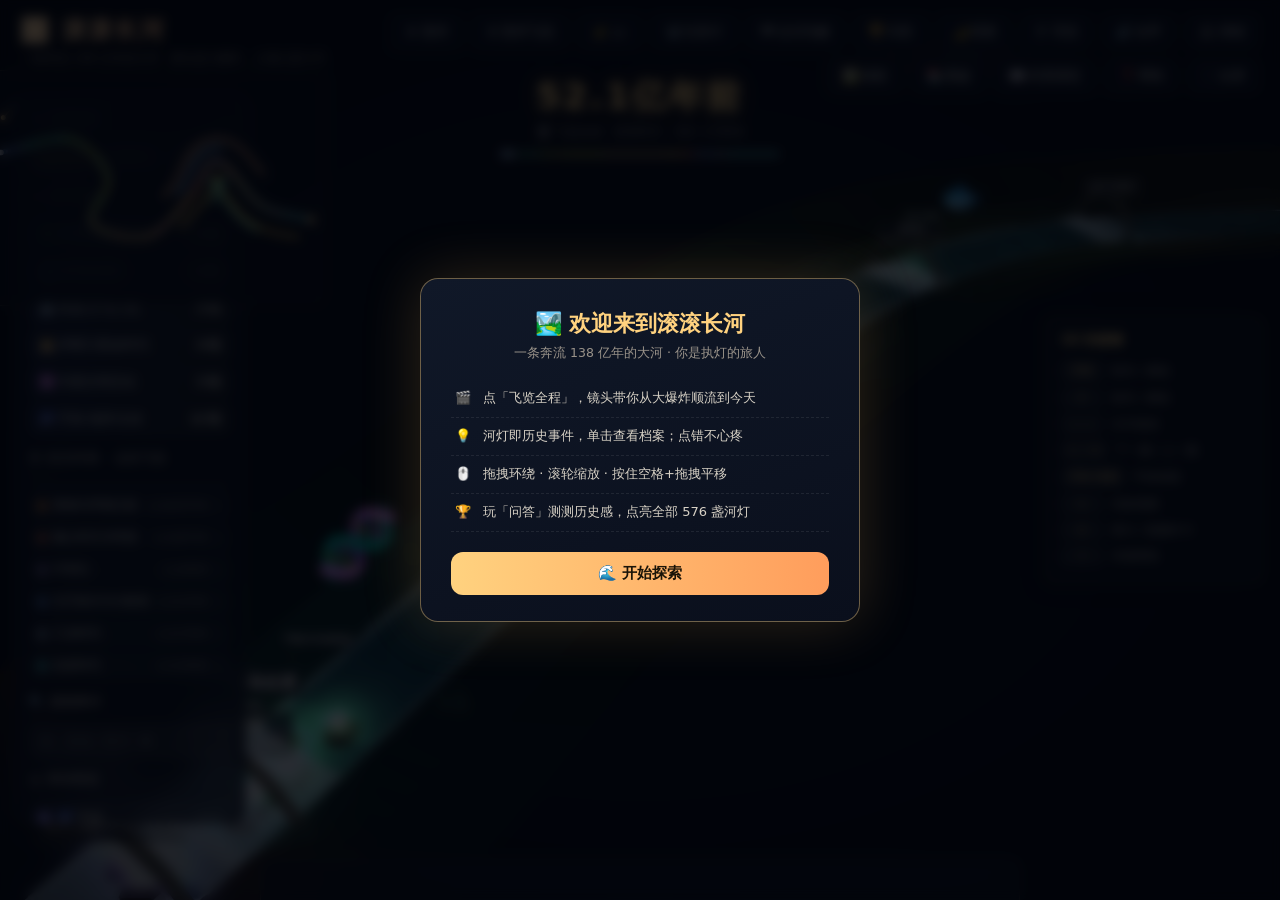
<file: index.html>
<!DOCTYPE html>
<html lang="zh-CN">
<head>
  <meta charset="UTF-8">
  <meta name="viewport" content="width=device-width, initial-scale=1.0">
  <title>滚滚长河 · 138亿年奔流史</title>
  <meta name="description" content="把宇宙138亿年铺成一条奔流的大河：源头是大爆炸，入海口是今天。河水按纪元染色，纪元交界跌水瀑布，历史事件是漂浮的河灯。航拍画卷视角，飞览全程。">
  <link rel="manifest" href="manifest.json">
  <meta property="og:type" content="website">
  <meta property="og:title" content="🏞️ 滚滚长河 · 138亿年奔流史">
  <meta property="og:description" content="把宇宙138亿年铺成一条奔流的大河：源头是大爆炸，入海口是今天。590+ 盏河灯等待你的探索。">
  <meta property="og:url" content="https://leon1734.github.io/time-rings/">
  <meta property="og:image" content="https://leon1734.github.io/time-rings/icons/icon-512.png">
  <meta name="twitter:card" content="summary">
  <meta name="theme-color" content="#04060c">
  <link rel="apple-touch-icon" href="icons/icon-192.png">
  <link rel="stylesheet" href="css/style.css?v=river47">
  <link rel="icon" href="data:image/svg+xml,<svg xmlns='http://www.w3.org/2000/svg' viewBox='0 0 100 100'><text y='80' font-size='80'>🏞️</text></svg>">
  <script type="application/ld+json">
  {
    "@context": "https://schema.org",
    "@type": "WebApplication",
    "name": "滚滚长河",
    "alternateName": "Time River",
    "description": "把宇宙138亿年铺成一条奔流的大河：源头是大爆炸，入海口是今天。664个历史事件的交互式三维科普演示。",
    "url": "https://leon1734.github.io/time-rings/",
    "applicationCategory": "EducationalApplication",
    "operatingSystem": "Any",
    "offers": { "@type": "Offer", "price": "0" },
    "inLanguage": "zh-CN",
    "author": { "@type": "Person", "name": "Leon1734" }
  }
  </script>
</head>
<body>
  <div id="loading-screen" style="position:fixed;inset:0;z-index:500;background:#02040a;display:flex;align-items:center;justify-content:center;flex-direction:column;gap:8px;overflow:hidden;">
    <canvas id="intro-canvas" width="2" height="2" style="position:absolute;inset:0;width:100%;height:100%;"></canvas>
    <div id="intro-counter" style="position:relative;color:#ffd27f;font-size:64px;font-weight:700;font-variant-numeric:tabular-nums;letter-spacing:2px;text-shadow:0 0 40px rgba(255,180,80,0.5);opacity:0;transition:opacity 1s;">0</div>
    <div id="intro-unit" style="position:relative;color:#8b93a4;font-size:18px;letter-spacing:4px;opacity:0;transition:opacity .8s;">年</div>
    <div id="intro-brand" style="position:relative;margin-top:24px;color:#e8e2d4;font-size:28px;font-weight:300;letter-spacing:12px;opacity:0;transition:opacity 1.2s;transform:translateY(8px);">滚 滚 长 河</div>
    <div id="intro-sub" style="position:relative;color:#5b6474;font-size:13px;letter-spacing:2px;opacity:0;transition:opacity 1s .3s;">从大爆炸到今天 · 138 亿年的奔流</div>
    <div id="intro-skip" style="position:absolute;bottom:30px;right:30px;color:#5b6474;font-size:12px;cursor:pointer;padding:8px 16px;border:1px solid rgba(255,255,255,0.1);border-radius:20px;transition:all .2s;" onclick="window.__skipIntro&&window.__skipIntro()">跳过 →</div>
  </div>
  <style>@keyframes loadFloat{50%{transform:translateY(-10px)}}</style>
  <div id="scene-container" role="application" aria-label="时间星河三维场景：拖拽旋转，滚轮缩放，单击河灯查看详情"></div>
  <div id="vignette"></div>

  <!-- 顶部栏 -->
  <header id="topbar">
    <div id="brand">
      <h1>🏞️ 滚滚长河</h1>
      <p>一条奔流 138 亿年的大河 · 源头是大爆炸，入海口是今天</p>
    </div>
    <nav id="top-actions">
      <button id="btn-pause" aria-label="暂停或继续时间流动" title="时间凝固：水流、波浪、河灯与飞览全部暂停（空格）">⏸ 暂停</button>
      <button id="btn-fly" aria-label="开始或继续飞览全程" title="航拍镜头从源头飞到入海口；飞览中再点=暂停飞览">🎬 飞览全程</button>
      <button id="btn-speed" aria-label="切换飞览速度" title="飞览速度：慢 / 标准 / 快">⚡ 1×</button>
      <button id="btn-doc" aria-label="开启纪录片模式" title="纪录片模式：自动飞览 + 纪元字幕 + 语音解说">📽️ 纪录片</button>
      <button id="btn-overview" aria-label="切换全河鸟瞰视角" title="升到高空看整条大河的蜿蜒全貌">🗺 全河鸟瞰</button>
      <button id="btn-quiz" aria-label="开启寻宝问答" title="寻宝问答：按线索找到目标河灯，连对计分">🏆 问答</button>
      <button id="btn-day" aria-label="切换白天或星夜模式" title="切换白天 / 星夜两种渲染氛围">🌙 星夜</button>
      <button id="btn-voice" aria-label="开启或关闭语音导览" title="语音导览：飞览时播报纪元，单击河灯播报事件">🎙 导览</button>
      <button id="btn-sound" aria-label="开启或关闭环境水声" title="环境流水声（合成，可关闭）">🔊 水声</button>
      <button id="btn-rec" aria-label="开始或停止录制视频" title="录制飞览全程为 webm 视频，到达入海口后自动下载">🎥 录制</button>
      <button id="btn-shot" aria-label="保存当前画面为图片" title="把当前画面存为 PNG 图片">🖼️ 画面</button>
      <button id="btn-atlas" aria-label="打开长河图鉴" data-modal="modal-atlas" title="浏览全部事件（按时代分卷）">📚 图鉴</button>
      <button data-modal="modal-science" title="长河隐喻 / 深时 / 宇宙日历">📖 科普课堂</button>
      <button data-modal="modal-help" title="操作说明">❓ 帮助</button>
      <button id="btn-fs" aria-label="全屏显示" title="全屏显示 / 退出全屏">⛶ 全屏</button>
    </nav>
  </header>

  <!-- 录制指示灯 -->
  <div id="rec-chip" class="hidden"><i></i>REC</div>

  <!-- 问答卡片 -->
  <div id="quiz-card" role="dialog" aria-label="寻宝问答" class="hidden">
    <div id="quiz-scope">
      <button data-scope="all" class="on">🌏 全部</button>
      <button data-scope="cn">🐉 中国</button>
      <button data-scope="grc">🏛️ 希腊·罗马</button>
      <button data-scope="isl">🕌 伊斯兰</button>
      <button data-scope="ind">🕉️ 印度</button>
      <button data-scope="world">🗺️ 世界</button>
    </div>
    <div id="quiz-stats">✅ 连对 0 · 已答 0 题</div>
    <div id="quiz-remain">⏳ 25s</div>
    <div id="quiz-q">🔎 请找到……</div>
    <div id="quiz-hints"></div>
    <div id="quiz-feedback"></div>
    <div id="quiz-actions">
      <button id="btn-quiz-hint" aria-label="提示：飞往该河段">💡 提示</button>
      <button id="btn-quiz-wrong" aria-label="重练答错的题" title="重练答错的题">❗ 错题重练</button>
      <button id="btn-quiz-skip" aria-label="跳过这一题">⏭ 跳过</button>
      <button id="btn-quiz-exam" aria-label="期末挑战：20 题固定卷" title="🎓 期末挑战：抽 20 题限时闭卷，按正确率评 S/A/B/C/D">🎓 期末挑战</button>
    </div>
    <div id="exam-result" class="hidden">
      <div id="exam-grade">🏆 S</div>
      <div id="exam-score">答对 20 / 20（100%）</div>
      <div id="exam-verdict">满分！长河在你脚下</div>
      <div id="exam-wrongs"></div>
      <div id="exam-actions">
        <button id="btn-exam-again" aria-label="再考一次">🔄 再考一次</button>
        <button id="btn-exam-share" aria-label="分享成绩卡片" title="生成成绩分享卡片">🏆 分享成绩</button>
        <button id="btn-exam-free" aria-label="回到自由练习">🎯 自由练习</button>
        <button id="btn-exam-exit" aria-label="结束问答">✕ 结束</button>
      </div>
    </div>
  </div>

  <!-- 首次引导 -->
  <div id="onboard" class="hidden">
    <div class="onboard-card">
      <h2>🏞️ 欢迎来到滚滚长河</h2>
      <p class="onboard-sub">一条奔流 138 亿年的大河 · 你是执灯的旅人</p>
      <ul>
        <li><b>🎬</b> 点「飞览全程」，镜头带你从大爆炸顺流到今天</li>
        <li><b>💡</b> 河灯即历史事件，单击查看档案；点错不心疼</li>
        <li><b>🖱️</b> 拖拽环绕 · 滚轮缩放 · 按住空格+拖拽平移</li>
        <li><b>🏆</b> 玩「问答」测测历史感，点亮全部 576 盏河灯</li>
      </ul>
      <button id="btn-onboard-go" aria-label="开始探索滚滚长河">🌊 开始探索</button>
    </div>
  </div>

  <!-- 年份 HUD -->
  <div id="hud">
    <div id="hud-year" role="timer" aria-live="polite">138亿年前</div>
    <div id="hud-sub" aria-live="polite">🎬 准备从源头起飞……</div>
    <div id="hud-progress"><i></i></div>
    <div id="hud-preview" class="hidden"></div>
  </div>

  <!-- 移动端面板开关 -->
  <button id="panel-toggle" aria-label="展开或收起控制面板" title="展开 / 收起控制面板">⚙️</button>

  <!-- 左侧控制面板 -->
  <aside id="side-panel">
    <h3>⏱ 河道刻度</h3>
    <div id="mode-seg">
      <button data-mode="deep" class="on" title="138亿年，对数河道：每段数量级等长">深时全景</button>
      <button data-mode="civ" title="1.2万年，线性河道：看文明史">文明时代</button>
      <button data-mode="modern" title="650年，线性河道：看近现代">近现代</button>
    </div>

    <h3>🎓 教学路线</h3>
    <div id="tour-list"></div>
    <div id="tour-player" class="hidden">
      <div id="tour-title"></div>
      <div id="tour-stepnum"></div>
      <div id="tour-ctrl">
        <button id="btn-tour-prev" aria-label="教学路线上一站" title="上一站">◀</button>
        <button id="btn-tour-auto" aria-label="自动播放教学路线" title="自动播放：每站停留 9 秒">▶ 自动</button>
        <button id="btn-tour-next" aria-label="教学路线下一站" title="下一站">▶</button>
      </div>
      <button id="btn-tour-exit" aria-label="退出教学路线" title="退出路线">✕ 退出路线</button>
    </div>

    <h3>🗓 纪元年表 · 点击飞往</h3>
    <div id="era-nav"></div>

    <h3>🔍 搜索事件</h3>
    <div id="search-box">
      <input type="text" id="search-input" aria-label="搜索事件：输入关键词如恐龙、登月、秦" role="combobox" aria-expanded="false" placeholder="如：恐龙 / 登月 / 秦" autocomplete="off">
      <div id="search-drop" class="hidden"></div>
    </div>

    <h3>🗂 类别筛选</h3>
    <div id="legend"></div>
    <div id="ev-count">—</div>
    <div id="explored">🧭 已探索 0 个事件</div>
    <div id="streak-line" class="hidden">🔥 连续巡河 1 天</div>
    <canvas id="rings-canvas" width="204" height="54"></canvas>
    <button id="btn-report" aria-label="生成探索报告" title="生成可保存的探索报告图片">📊 探索报告</button>
    <button id="btn-achv" data-modal="modal-achv" aria-label="打开成就徽章墙" title="查看成就徽章墙：探索、问答、收藏、巡河、路线五大维度">🏅 成就徽章</button>
    <button id="btn-sharecard" aria-label="生成分享卡片" title="生成正方形分享卡片（适合朋友圈/微博）">📱 分享卡片</button>
    <div id="data-io" style="display:flex;gap:4px;margin-top:4px;">
      <button id="btn-export" aria-label="导出进度" title="导出全部进度为 JSON 文件">📤 导出进度</button>
      <button id="btn-import" aria-label="导入进度" title="导入之前导出的备份">📥 导入</button>
      <input type="file" id="import-file" accept=".json" style="display:none;">
    </div>
    <div id="fav-list"></div>
    <button id="today-lantern" class="hidden" title="点击直达这盏河灯">🌟 今日之灯</button>
    <button id="btn-birth" aria-label="打开时光机" title="输入出生年份，看看那年河上的世界">🎂 时光机 · 你出生那年</button>
    <button id="btn-random" aria-label="随机飞往一盏河灯" title="随机飞往一盏还没探索过的河灯">🎲 随机漫游</button>

    <h3>👁 显示</h3>
    <label class="toggle"><input type="checkbox" id="tg-labels" checked>纪元 / 河灯标签</label>
    <p class="hint">拖拽环绕 · 滚轮缩放 · 空格+拖拽平移<br>轻点空格 / P 暂停 · ←→ 沿河漫游<br>拖动进度条跳转 · 单击河灯看档案</p>
  </aside>

  <!-- 右侧信息面板 -->
  <aside id="detail-panel" role="complementary" aria-label="事件详情面板" class="hidden">
    <button id="btn-close-info" title="关闭">✕</button>
    <div id="panel-body"></div>
  </aside>

  <!-- 悬停提示 -->
  <div id="tooltip" class="hidden"></div>

  <!-- 纪录片字幕 -->
  <div id="doc-caption" class="hidden">
    <b id="doc-era"></b>
    <span id="doc-events"></span>
  </div>

  <!-- 底部小知识 -->
  <div id="ticker"><span id="tip-text"></span></div>

  <!-- 成就解锁提示 -->
  <div id="achv-toast" class="hidden">
    <b id="achv-emoji">🏆</b>
    <div><span id="achv-title">成就解锁</span><i id="achv-sub"></i></div>
  </div>

  <!-- 小地图 -->
  <canvas id="minimap" role="img" aria-label="小地图：显示整条长河布局，金点为当前位置，点击任意位置跳转" width="680" height="472" title="小地图：金点=镜头 · 白点=视线落点 · 点击任意处跳转"></canvas>

  <!-- 科普课堂 -->
  <div class="modal hidden" id="modal-science">
    <div class="modal-card">
      <button class="modal-close">✕</button>
      <h2>📖 科普课堂</h2>

      <h3 class="sec">🏞️ 历史长河：从大爆炸到今天</h3>
      <div id="science-river"></div>

      <h3 class="sec">🌌 深时与对数河道</h3>
      <div id="science-log"></div>

      <h3 class="sec">🌏 中外大事对照</h3>
      <table id="science-vs-table" class="cal"></table>
      <p class="src-note">同一时期的中华文明与世界大事对照，仅供速览。</p>

      <h3 class="sec">📜 时代金句</h3>
      <div id="science-quotes"></div>

      <h3 class="sec">❓ 常见疑问</h3>
      <div id="science-faq"></div>

      <h3 class="sec">🗓 宇宙日历（卡尔·萨根）</h3>
      <p id="science-cal-note"></p>
      <table id="science-cal-table" class="cal"></table>
      <p id="science-cal-foot" class="src-note"></p>

      <p class="src-note">年代数据取学界通行近似值；部分事件（如生命起源的确切时间、二里头与夏的对应关系）学界仍在研究，存在争议或区间，仅供科普参考。</p>
    </div>
  </div>

  <!-- 全图鉴 -->
  <div class="modal hidden" id="modal-atlas">
    <div class="modal-card atlas-card">
      <button class="modal-close">✕</button>
      <h2>📚 长河图鉴</h2>
      <div id="atlas-views">
        <button data-view="era" class="on">🕰 按时代</button>
        <button data-view="civ">🌍 按文明</button>
        <button id="btn-atlas-star" title="只显示已精选配图的事件">⭐ 精选</button>
      </div>
      <input type="text" id="atlas-search" placeholder="🔍 输入关键词过滤（如：唐 / 星 / 黑洞）" autocomplete="off">
      <p class="src-note">点击任意事件直达其河灯；展开时代卷轴浏览全部条目。</p>
      <div id="atlas-list"></div>
    </div>
  </div>

  <!-- 时光机 -->
  <div class="modal hidden" id="modal-birth">
    <div class="modal-card" style="width:min(420px,90vw); text-align:center;">
      <button class="modal-close">✕</button>
      <h2>🎂 时光机</h2>
      <p class="src-note" style="margin-bottom:14px;">输入你的出生年份，镜头将飞到那年的河段，替你点亮一枚白环——看看你出生时，世界正发生什么。</p>
      <input type="number" id="birth-year" min="1900" max="2026" placeholder="如 1990" style="width:130px; padding:10px; font-size:16px; text-align:center; background:rgba(255,255,255,0.06); color:var(--text); border:1px solid rgba(255,255,255,0.15); border-radius:10px; outline:none;">
      <div style="margin-top:16px;">
        <button id="btn-birth-go" aria-label="出发前往出生年份" style="padding:10px 26px; font-size:14px; font-weight:700; color:#1a1408; background:linear-gradient(90deg,#ffd27f,#ff9d5c); border:none; border-radius:10px; cursor:pointer;">🚀 出发</button>
      </div>
    </div>
  </div>

  <!-- 探索报告 -->
  <div class="modal hidden" id="modal-achv">
    <div class="modal-card" style="width:min(720px,94vw);">
      <button class="modal-close">✕</button>
      <h2>🏅 成就徽章墙</h2>
      <p id="achv-count" style="margin:4px 0 14px; color:#8b93a4; font-size:14px;">已解锁 0 / 0</p>
      <div id="achv-grid"></div>
    </div>
  </div>

  <div class="modal hidden" id="modal-report">
    <div class="modal-card" style="width:min(560px,92vw); text-align:center;">
      <button class="modal-close">✕</button>
      <h2>📊 探索报告</h2>
      <canvas id="report-canvas" width="1000" height="620" style="max-width:100%; border-radius:12px;"></canvas>
      <div style="margin-top:14px;">
        <button id="btn-report-save" aria-label="保存探索报告图片" style="padding:10px 24px; font-size:14px; font-weight:700; color:#1a1408; background:linear-gradient(90deg,#ffd27f,#ff9d5c); border:none; border-radius:10px; cursor:pointer;">⬇ 保存图片</button>
      </div>
    </div>
  </div>

  <!-- 快捷键速查卡（按 H 或 ? 弹出，3 秒后自动消失） -->
  <div id="hotkey-card" class="hidden">
    <b>⌨️ 快捷键</b>
    <div class="hotkey-row"><kbd>空格</kbd><span>暂停 / 继续</span></div>
    <div class="hotkey-row"><kbd>P</kbd><span>暂停 / 继续</span></div>
    <div class="hotkey-row"><kbd>← →</kbd><span>沿河漫游</span></div>
    <div class="hotkey-row"><kbd>J / K</kbd><span>下一盏 / 上一盏</span></div>
    <div class="hotkey-row"><kbd>空格+拖拽</kbd><span>平移画面</span></div>
    <div class="hotkey-row"><kbd>V</kbd><span>切换视图</span></div>
    <div class="hotkey-row"><kbd>H</kbd><span>显示 / 隐藏本卡</span></div>
    <div class="hotkey-row"><kbd>?</kbd><span>详细帮助</span></div>
  </div>

  <!-- 分享卡片 -->
  <div class="modal hidden" id="modal-sharecard">
    <div class="modal-card" style="width:min(520px,92vw); text-align:center; padding:16px;">
      <button class="modal-close">✕</button>
      <h2>📱 分享卡片</h2>
      <canvas id="share-canvas" width="1080" height="1080" style="max-width:100%; border-radius:12px;"></canvas>
      <div style="margin-top:12px;">
        <button id="btn-sharecard-save" aria-label="保存分享卡片" style="padding:10px 24px; font-size:14px; font-weight:700; color:#1a1408; background:linear-gradient(90deg,#ffd27f,#ff9d5c); border:none; border-radius:10px; cursor:pointer;">⬇ 保存卡片</button>
      </div>
    </div>
  </div>

  <!-- 帮助 -->
  <div class="modal hidden" id="modal-help">
    <div class="modal-card">
      <button class="modal-close">✕</button>
      <h2>❓ 使用帮助</h2>
      <div id="help-list"></div>
    </div>
  </div>

  <div id="error-banner" class="hidden"></div>
  <noscript>
    <div style="position:fixed;inset:0;background:#04060c;display:flex;align-items:center;justify-content:center;z-index:999;color:#e8e2d4;font-size:15px;text-align:center;padding:20px;">
      🏞️ 滚滚长河需要启用 JavaScript 才能运行。<br>请在浏览器设置中开启 JavaScript 后刷新页面。
    </div>
  </noscript>

  <script src="js/lib/three.min.js"></script>
  <script src="js/lib/OrbitControls.js"></script>
  <script src="js/data.js?v=river47"></script>
  <script src="js/textures.js?v=river47"></script>
  <script src="js/scene.js?v=river47"></script>
  <script src="js/app.js?v=river47"></script>
<script>if(window.TRScene&&window.TRScene.isReady()){document.getElementById("loading-screen").style.opacity=0;document.getElementById("loading-screen").style.transition="opacity .6s";setTimeout(function(){document.getElementById("loading-screen").style.display="none"},700)}</script>
<script>
window.addEventListener('load', function () {
  var ls = document.getElementById('loading-screen');
  if (ls) { ls.style.opacity = 0; ls.style.transition = 'opacity .6s'; setTimeout(function(){ls.style.display='none'},700); }
});
</script>
</body>
</html>
</file>
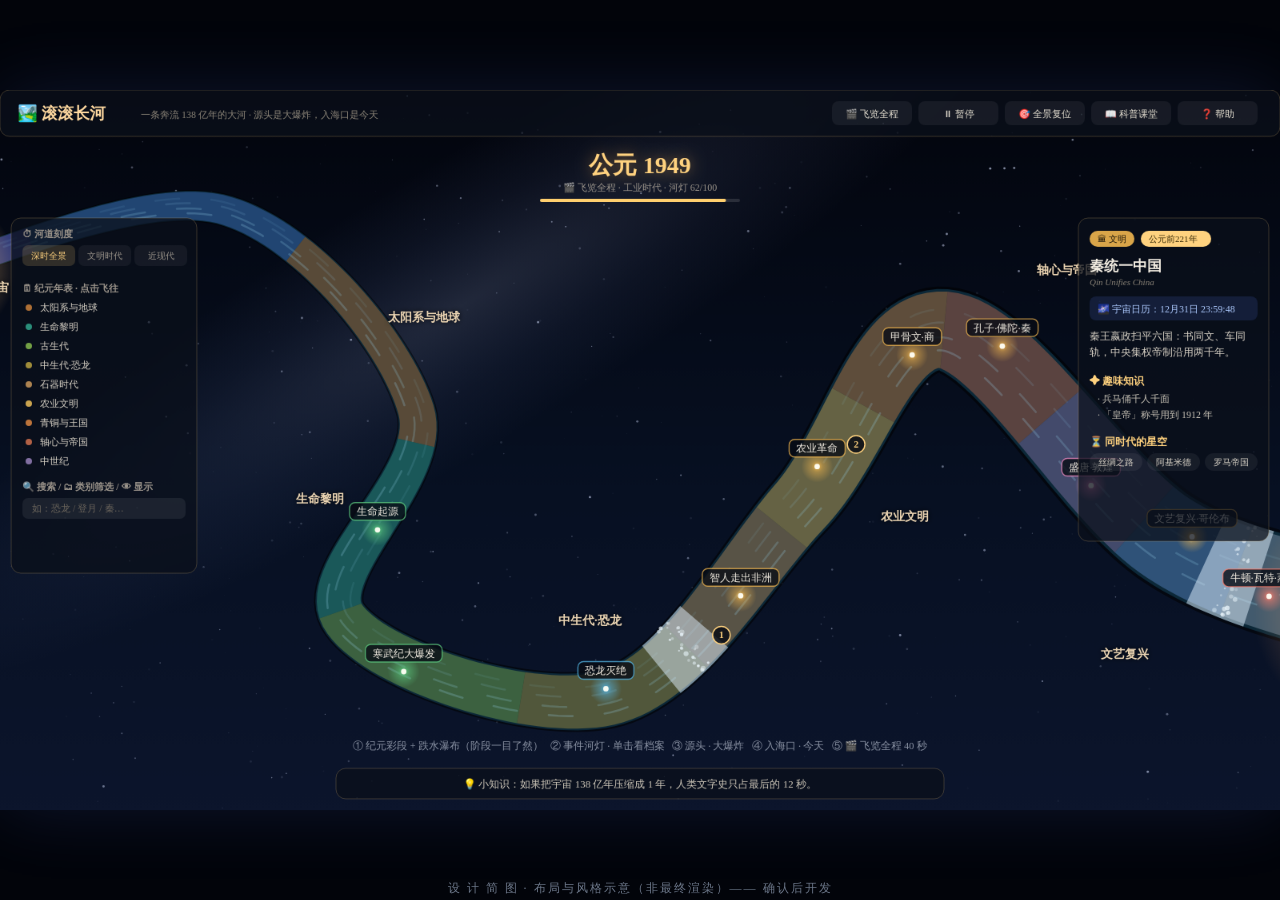
<file: docs/design-mockup.html>
<!DOCTYPE html>
<html lang="zh-CN">
<head>
<meta charset="UTF-8">
<title>设计简图 · 滚滚长河 v2</title>
<style>
  html,body{margin:0;height:100%;background:#02040a;overflow:hidden}
  #wrap{position:fixed;inset:0;display:flex;align-items:center;justify-content:center}
  canvas{max-width:100vw;max-height:100vh;box-shadow:0 0 70px rgba(90,130,255,.14)}
  #note{position:fixed;left:50%;bottom:6px;transform:translateX(-50%);color:#6b7688;font:12px/1 "Microsoft YaHei";letter-spacing:2px}
</style>
</head>
<body>
<div id="wrap"><canvas id="cv" width="1600" height="900"></canvas></div>
<div id="note">设 计 简 图 · 布局与风格示意（非最终渲染）—— 确认后开发</div>
<script>
'use strict';
(function(){
const cv = document.getElementById('cv');
const ctx = cv.getContext('2d');
const W = 1600, H = 900;

function mulberry32(seed){return function(){seed|=0;seed=seed+0x6D2B79F5|0;let t=Math.imul(seed^seed>>>15,1|seed);t=t+Math.imul(t^t>>>7,61|t)^t;return((t^t>>>14)>>>0)/4294967296;};}
function hexA(hex,a){const r=parseInt(hex.slice(1,3),16),g=parseInt(hex.slice(3,5),16),b=parseInt(hex.slice(5,7),16);return 'rgba('+r+','+g+','+b+','+a+')';}

/* ================= 河道中心线（蜿蜒向右，永不回头） ================= */
const P=[[-90,230],[280,150],[520,400],[430,660],[760,760],[1000,520],[1180,300],[1460,560],[1720,650]];
function catmull(t){
  const n=P.length-1, f=Math.min(0.9999,Math.max(0,t))*n, i=Math.floor(f), u=f-i, u2=u*u, u3=u2*u;
  const p0=P[Math.max(0,i-1)],p1=P[i],p2=P[Math.min(n,i+1)],p3=P[Math.min(n,i+2)];
  return [
    0.5*((2*p1[0])+(-p0[0]+p2[0])*u+(2*p0[0]-5*p1[0]+4*p2[0]-p3[0])*u2+(-p0[0]+3*p1[0]-3*p2[0]+p3[0])*u3),
    0.5*((2*p1[1])+(-p0[1]+p2[1])*u+(2*p0[1]-5*p1[1]+4*p2[1]-p3[1])*u2+(-p0[1]+3*p1[1]-3*p2[1]+p3[1])*u3)];
}
const S=260, CPT=[];
for(let i=0;i<=S;i++) CPT.push(catmull(i/S));
function normalAt(i){const a=CPT[Math.max(0,i-1)],b=CPT[Math.min(S,i+1)];let dx=b[0]-a[0],dy=b[1]-a[1];const l=Math.hypot(dx,dy)||1;return [-dy/l,dx/l];}
function widthAt(t){return 16+52*Math.pow(t,1.35);}
function pointOn(t){const i=Math.round(t*S),n=normalAt(i);return {x:CPT[i][0],y:CPT[i][1],nx:n[0],ny:n[1],tx:-n[1],ty:n[0],w:widthAt(t)};}

function ribbonPath(t0,t1,k){
  ctx.beginPath();
  const i0=Math.round(t0*S),i1=Math.round(t1*S);
  for(let i=i0;i<=i1;i++){const t=i/S,n=normalAt(i),w=widthAt(t)*k;
    const x=CPT[i][0]+n[0]*w,y=CPT[i][1]+n[1]*w;i===i0?ctx.moveTo(x,y):ctx.lineTo(x,y);}
  for(let i=i1;i>=i0;i--){const t=i/S,n=normalAt(i),w=widthAt(t)*k;
    ctx.lineTo(CPT[i][0]-n[0]*w,CPT[i][1]-n[1]*w);}
  ctx.closePath();
}

/* ================= 纪元彩段（时间→河段） ================= */
const ZONES=[
 ['原初宇宙',0,0.05,'#6a5ad0'],
 ['星系时代',0.05,0.16,'#3f6fc0'],
 ['太阳系与地球',0.16,0.27,'#c07a38'],
 ['生命黎明',0.27,0.37,'#2f9c85'],
 ['古生代',0.37,0.46,'#7fb04a'],
 ['中生代·恐龙',0.46,0.545,'#b09a3e'],
 ['石器时代',0.545,0.61,'#c09058'],
 ['农业文明',0.61,0.68,'#e0b455'],
 ['青铜与王国',0.68,0.75,'#d0803f'],
 ['轴心与帝国',0.75,0.81,'#c56a4a'],
 ['中世纪',0.81,0.86,'#8f7ab0'],
 ['文艺复兴·大航海',0.86,0.91,'#5f8cd0'],
 ['工业时代',0.91,0.955,'#8ca0b5'],
 ['信息时代·今天',0.955,1,'#45c8b8']
];

/* ================= 事件河灯（示例） ================= */
const LANTERNS=[
 [0.006,'宇宙大爆炸','#9d8cff',1],
 [0.315,'生命起源','#5fce82',-1],
 [0.415,'寒武纪大爆发','#5fce82',1],
 [0.50,'恐龙灭绝','#56b8e8',-1],
 [0.575,'智人走出非洲','#f0b64f',1],
 [0.645,'农业革命','#f0b64f',-1],
 [0.72,'甲骨文·商','#f0b64f',1],
 [0.78,'孔子·佛陀·秦','#f0b64f',-1],
 [0.84,'盛唐·敦煌','#f58cc5',1],
 [0.885,'文艺复兴·哥伦布','#f0b64f',-1],
 [0.93,'牛顿·瓦特·蒸汽机','#ff7f6e',1],
 [0.962,'登月·万维网','#ff7f6e',-1],
 [0.995,'AI大模型','#9d8cff',1]
];

const ERASHOW=[[0.025,'原初宇宙'],[0.215,'太阳系与地球'],[0.32,'生命黎明'],[0.50,'中生代·恐龙'],[0.645,'农业文明'],[0.78,'轴心与帝国'],[0.885,'文艺复兴'],[0.977,'信息时代']];

let dashOff=0;
function draw(time){
  const T=time/1000;
  /* ---------- 星空与银河 ---------- */
  const sky=ctx.createLinearGradient(0,0,0,H);
  sky.addColorStop(0,'#03050d');sky.addColorStop(.55,'#071022');sky.addColorStop(1,'#0c152c');
  ctx.fillStyle=sky;ctx.fillRect(0,0,W,H);
  const rnd=mulberry32(424242);
  ctx.save();ctx.translate(W*0.36,H*0.30);ctx.rotate(-0.55);ctx.scale(1,0.20);
  const g2=ctx.createRadialGradient(0,0,0,0,0,860);
  g2.addColorStop(0,'rgba(195,208,255,0.15)');g2.addColorStop(0.55,'rgba(150,170,240,0.06)');g2.addColorStop(1,'rgba(150,170,240,0)');
  ctx.fillStyle=g2;ctx.beginPath();ctx.arc(0,0,860,0,Math.PI*2);ctx.fill();ctx.restore();
  for(let i=0;i<520;i++){const x=rnd()*W,y=rnd()*H,r=rnd()*1.3+0.2;
    const tw=0.55+0.45*Math.sin(T*1.3+i);
    ctx.fillStyle='rgba(215,225,255,'+(0.2+rnd()*0.5)*tw+')';
    ctx.beginPath();ctx.arc(x,y,r,0,Math.PI*2);ctx.fill();}

  /* ---------- 河道水体 ---------- */
  ribbonPath(0,1,1.06);
  ctx.fillStyle='rgba(0,0,0,0.55)';ctx.fill();          // 岸影
  ribbonPath(0,1,1);
  ctx.fillStyle='#0c2838';ctx.fill();
  ZONES.forEach(function(z){ribbonPath(z[1],z[2],0.94);ctx.fillStyle=hexA(z[3],0.42);ctx.fill();});

  /* 水面流动波纹（滚滚） */
  ctx.save();ctx.setLineDash([30,40]);ctx.lineCap='round';
  [-0.5,-0.18,0.18,0.5].forEach(function(off,k){
    ctx.beginPath();
    for(let i=0;i<=S;i++){const t=i/S,n=normalAt(i),w=widthAt(t)*off;
      const x=CPT[i][0]+n[0]*w,y=CPT[i][1]+n[1]*w;i?ctx.lineTo(x,y):ctx.moveTo(x,y);}
    ctx.strokeStyle='rgba(150,210,235,'+(0.16+0.08*Math.sin(T*2+k))+')';
    ctx.lineWidth=2.6;ctx.lineDashOffset=dashOff-k*12;ctx.stroke();
  });
  ctx.restore();

  /* ---------- 纪元跌水（阶段交界·白浪） ---------- */
  function waterfall(t){
    ribbonPath(t-0.014,t+0.014,1);
    ctx.fillStyle='rgba(225,242,255,0.5)';ctx.fill();
    const p=pointOn(t),r2=mulberry32(Math.round(t*9999));
    for(let k=0;k<30;k++){
      const o=(r2()*2-1)*p.w,d=(r2()*22-11);
      ctx.fillStyle='rgba(238,249,255,'+(0.25+r2()*0.5)+')';
      ctx.beginPath();ctx.arc(p.x+p.tx*d+p.nx*o,p.y+p.ty*d+p.ny*o,1+r2()*2.2,0,Math.PI*2);ctx.fill();
    }
  }
  waterfall(0.545);waterfall(0.91);

  /* ---------- 源头与入海口 ---------- */
  const src=pointOn(0.012);
  let g=ctx.createRadialGradient(src.x,src.y,0,src.x,src.y,90);
  g.addColorStop(0,'rgba(255,240,210,0.95)');g.addColorStop(0.3,'rgba(255,210,140,0.5)');g.addColorStop(1,'rgba(255,190,110,0)');
  ctx.fillStyle=g;ctx.beginPath();ctx.arc(src.x,src.y,90,0,Math.PI*2);ctx.fill();
  const sea=pointOn(0.995);
  g=ctx.createRadialGradient(sea.x,sea.y,0,sea.x,sea.y,150);
  g.addColorStop(0,'rgba(255,200,120,0.85)');g.addColorStop(0.4,'rgba(255,170,100,0.3)');g.addColorStop(1,'rgba(255,170,100,0)');
  ctx.fillStyle=g;ctx.beginPath();ctx.arc(sea.x,sea.y,150,0,Math.PI*2);ctx.fill();

  /* ---------- 纪元名 ---------- */
  ctx.textAlign='center';
  ERASHOW.forEach(function(e,idx){
    const p=pointOn(e[0]),side=idx%2===0?1:-1;
    ctx.font='600 15px "Microsoft YaHei"';
    ctx.shadowColor='rgba(0,0,0,0.9)';ctx.shadowBlur=6;
    ctx.fillStyle=hexA('#ffe6c0',0.92);
    ctx.fillText(e[1],p.x+p.nx*side*p.w*2.6,p.y+p.ny*side*p.w*2.6);
    ctx.shadowBlur=0;
  });

  /* ---------- 事件河灯 ---------- */
  LANTERNS.forEach(function(L,idx){
    const p=pointOn(L[0]),side=L[3];
    const bob=Math.sin(T*1.7+idx*1.9)*2.2;
    const x=p.x+p.nx*side*p.w*0.30,y=p.y+p.ny*side*p.w*0.30+bob;
    let gl=ctx.createRadialGradient(x,y,0,x,y,20);
    gl.addColorStop(0,hexA(L[2],0.95));gl.addColorStop(0.35,hexA(L[2],0.45));gl.addColorStop(1,hexA(L[2],0));
    ctx.fillStyle=gl;ctx.beginPath();ctx.arc(x,y,20,0,Math.PI*2);ctx.fill();
    ctx.fillStyle='rgba(255,255,245,0.95)';ctx.beginPath();ctx.arc(x,y,3.4,0,Math.PI*2);ctx.fill();
    /* 标签 */
    ctx.font='500 13px "Microsoft YaHei"';
    const tw2=ctx.measureText(L[1]).width+18;
    const lx=x-tw2/2,ly=y-34;
    ctx.fillStyle='rgba(8,12,20,0.8)';
    ctx.beginPath();ctx.roundRect(lx,ly,tw2,22,7);ctx.fill();
    ctx.strokeStyle=hexA(L[2],0.75);ctx.lineWidth=1.4;ctx.stroke();
    ctx.fillStyle='#f3ede2';ctx.fillText(L[1],x,ly+15.5);
  });

  /* ---------- 标注序号 ---------- */
  function badge(x,y,n){
    ctx.fillStyle='rgba(8,12,20,0.85)';ctx.beginPath();ctx.arc(x,y,11,0,Math.PI*2);ctx.fill();
    ctx.strokeStyle='#ffd27f';ctx.lineWidth=1.5;ctx.stroke();
    ctx.fillStyle='#ffd27f';ctx.font='600 12px "Microsoft YaHei"';ctx.textAlign='center';ctx.fillText(String(n),x,y+4);
  }
  const wf=pointOn(0.545);badge(wf.x+wf.nx*wf.w+16,wf.y-14,1);
  const ln=pointOn(0.645);badge(ln.x+ln.nx*ln.w*0.3+26,ln.y+ln.ny*ln.w*0.3-40,2);
  badge(src.x+34,src.y-46,3);
  badge(sea.x-40,sea.y-70,4);

  /* ---------- 界面线框 ---------- */
  function panel(x,y,w,h){
    ctx.fillStyle='rgba(10,15,26,0.74)';
    ctx.beginPath();ctx.roundRect(x,y,w,h,12);ctx.fill();
    ctx.strokeStyle='rgba(255,210,127,0.22)';ctx.lineWidth=1;ctx.stroke();
  }
  /* 顶栏 */
  panel(0,0,W,58);
  ctx.textAlign='left';
  ctx.fillStyle='#ffd9a0';ctx.font='700 20px "Microsoft YaHei"';ctx.fillText('🏞️ 滚滚长河',22,36);
  ctx.fillStyle='#8b8478';ctx.font='12px "Microsoft YaHei"';ctx.fillText('一条奔流 138 亿年的大河 · 源头是大爆炸，入海口是今天',176,35);
  ['🎬 飞览全程','⏸ 暂停','🎯 全景复位','📖 科普课堂','❓ 帮助'].forEach(function(b,i){
    const bx=W-560+i*108;
    ctx.fillStyle='rgba(255,255,255,0.06)';ctx.beginPath();ctx.roundRect(bx,14,100,30,8);ctx.fill();
    ctx.fillStyle='#e8e2d4';ctx.font='12px "Microsoft YaHei"';ctx.textAlign='center';ctx.fillText(b,bx+50,34);ctx.textAlign='left';
  });
  /* 年份 HUD */
  ctx.textAlign='center';
  ctx.fillStyle='#ffd27f';ctx.font='700 30px "Microsoft YaHei"';ctx.shadowColor='rgba(255,180,80,0.5)';ctx.shadowBlur=18;
  ctx.fillText('公元 1949',800,104);ctx.shadowBlur=0;
  ctx.fillStyle='#9a938a';ctx.font='12px "Microsoft YaHei"';
  ctx.fillText('🎬 飞览全程 · 工业时代 · 河灯 62/100',800,126);
  ctx.fillStyle='rgba(255,255,255,0.12)';ctx.beginPath();ctx.roundRect(675,136,250,4,2);ctx.fill();
  ctx.fillStyle='#ffcf6e';ctx.beginPath();ctx.roundRect(675,136,250*0.93,4,2);ctx.fill();
  /* 左侧面板 */
  panel(14,160,232,444);
  ctx.textAlign='left';
  ctx.fillStyle='#9a938a';ctx.font='600 12px "Microsoft YaHei"';ctx.fillText('⏱ 河道刻度',28,184);
  [['深时全景',1],['文明时代',0],['近现代',0]].forEach(function(m,i){
    ctx.fillStyle=m[1]?'rgba(255,210,127,0.16)':'rgba(255,255,255,0.05)';
    ctx.beginPath();ctx.roundRect(28+i*70,194,66,26,7);ctx.fill();
    ctx.fillStyle=m[1]?'#ffd27f':'#9a938a';ctx.font='11px "Microsoft YaHei"';ctx.textAlign='center';
    ctx.fillText(m[0],28+i*70+33,211);ctx.textAlign='left';
  });
  ctx.fillStyle='#9a938a';ctx.font='600 12px "Microsoft YaHei"';ctx.fillText('🗓 纪元年表 · 点击飞往',28,252);
  ZONES.slice(2,11).forEach(function(z,i){
    const y=264+i*24;
    ctx.fillStyle=hexA(z[3],0.9);ctx.beginPath();ctx.arc(36,y+8,4,0,Math.PI*2);ctx.fill();
    ctx.fillStyle='#d8d2c6';ctx.font='12px "Microsoft YaHei"';ctx.fillText(z[0],50,y+12);
  });
  ctx.fillStyle='#9a938a';ctx.font='600 12px "Microsoft YaHei"';ctx.fillText('🔍 搜索 / 🗂 类别筛选 / 👁 显示',28,500);
  ctx.fillStyle='rgba(255,255,255,0.07)';ctx.beginPath();ctx.roundRect(28,510,204,26,7);ctx.fill();
  ctx.fillStyle='#6b655c';ctx.font='12px "Microsoft YaHei"';ctx.fillText('如：恐龙 / 登月 / 秦…',40,527);
  /* 右侧档案卡 */
  panel(1348,160,238,404);
  ctx.textAlign='left';
  ctx.fillStyle=hexA('#f0b64f',0.9);ctx.font='11px "Microsoft YaHei"';
  ctx.beginPath();ctx.roundRect(1362,176,56,20,10);ctx.fill();
  ctx.fillStyle='#1a1408';ctx.fillText('🏛 文明',1372,190);
  ctx.fillStyle='#ffd27f';ctx.beginPath();ctx.roundRect(1426,176,88,20,10);ctx.fill();
  ctx.fillStyle='#3a2c08';ctx.fillText('公元前221年',1436,190);
  ctx.fillStyle='#f3ede2';ctx.font='700 18px "Microsoft YaHei"';ctx.fillText('秦统一中国',1362,226);
  ctx.fillStyle='#8b8478';ctx.font='italic 11px "Microsoft YaHei"';ctx.fillText('Qin Unifies China',1362,244);
  ctx.fillStyle='rgba(90,130,255,0.14)';ctx.beginPath();ctx.roundRect(1362,258,210,30,8);ctx.fill();
  ctx.fillStyle='#aecbff';ctx.font='12px "Microsoft YaHei"';ctx.fillText('🌌 宇宙日历：12月31日 23:59:48',1372,278);
  ctx.fillStyle='#d8d2c6';ctx.font='12.5px "Microsoft YaHei"';
  ctx.fillText('秦王嬴政扫平六国：书同文、车同',1362,312);
  ctx.fillText('轨，中央集权帝制沿用两千年。',1362,332);
  ctx.fillStyle='#ffd27f';ctx.font='600 13px "Microsoft YaHei"';ctx.fillText('✦ 趣味知识',1362,368);
  ctx.fillStyle='#c9c3b7';ctx.font='12px "Microsoft YaHei"';
  ctx.fillText('· 兵马俑千人千面',1372,390);
  ctx.fillText('· 「皇帝」称号用到 1912 年',1372,410);
  ctx.fillStyle='#ffd27f';ctx.font='600 13px "Microsoft YaHei"';ctx.fillText('⏳ 同时代的星空',1362,444);
  ['丝绸之路','阿基米德','罗马帝国'].forEach(function(c,i){
    ctx.fillStyle='rgba(255,255,255,0.06)';ctx.beginPath();ctx.roundRect(1362+i*72,454,66,22,11);ctx.fill();
    ctx.fillStyle='#d8d2c6';ctx.font='10.5px "Microsoft YaHei"';ctx.textAlign='center';ctx.fillText(c,1395+i*72,469);ctx.textAlign='left';
  });
  /* 底部小知识 */
  panel(420,848,760,38);
  ctx.textAlign='center';ctx.fillStyle='#cfc8ba';ctx.font='13px "Microsoft YaHei"';
  ctx.fillText('💡 小知识：如果把宇宙 138 亿年压缩成 1 年，人类文字史只占最后的 12 秒。',800,872);
  /* 标注说明 */
  ctx.fillStyle='#8b93a4';ctx.font='12.5px "Microsoft YaHei"';
  ctx.fillText('① 纪元彩段 + 跌水瀑布（阶段一目了然）   ② 事件河灯 · 单击看档案   ③ 源头 · 大爆炸   ④ 入海口 · 今天   ⑤ 🎬 飞览全程 40 秒',800,824);
}
function frame(t){dashOff=-t/1000*36;draw(t);requestAnimationFrame(frame);}
draw(0);                                   // 先同步绘一帧（不依赖 rAF）
window.__drawMock = draw;                  // 供无头/节流环境补帧
requestAnimationFrame(frame);
})();
</script>
</body>
</html>
</file>
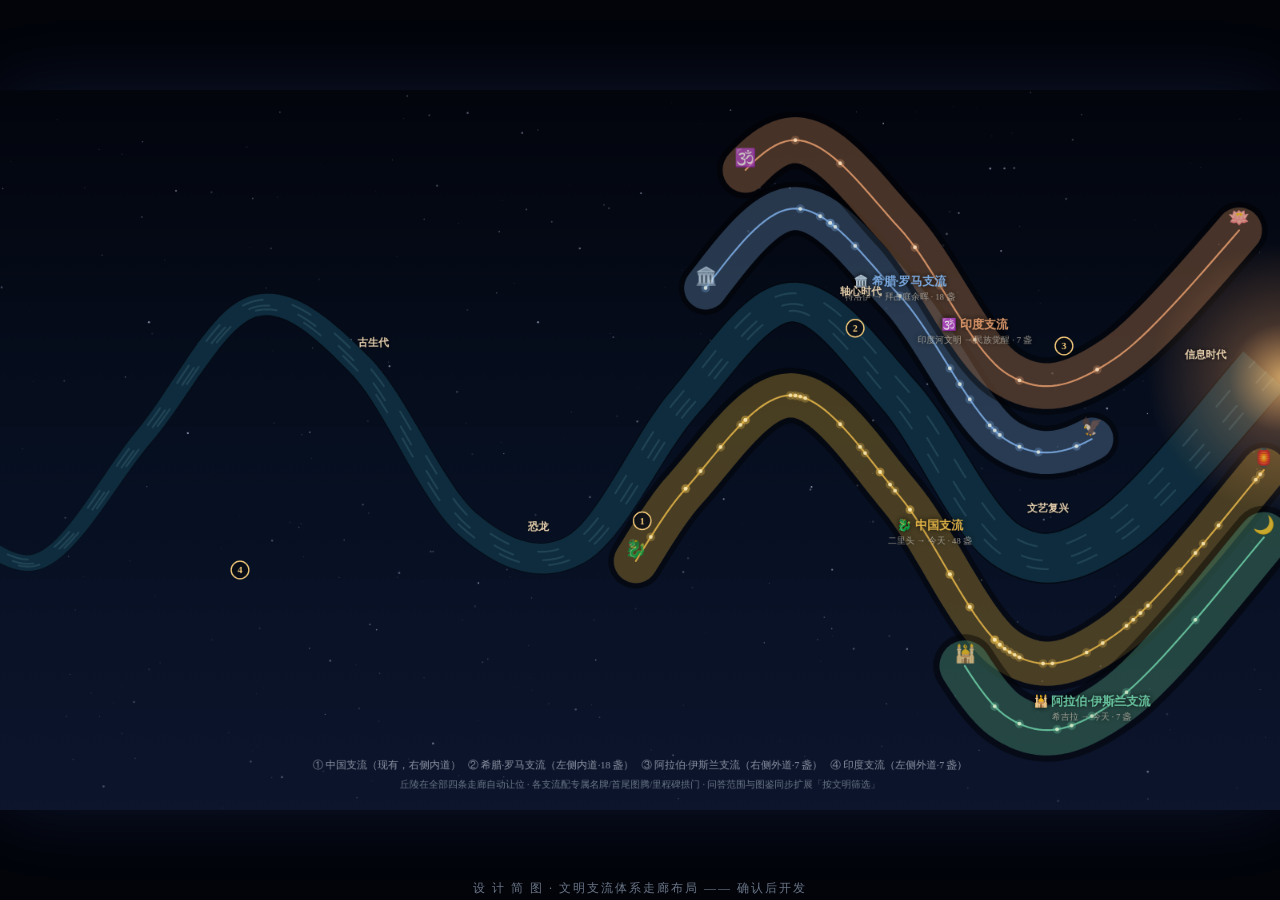
<file: docs/mockup-civ.html>
<!DOCTYPE html>
<html lang="zh-CN">
<head>
<meta charset="UTF-8">
<title>设计简图 · 文明支流体系（多河归海）</title>
<style>
  html,body{margin:0;height:100%;background:#02040a;overflow:hidden}
  #wrap{position:fixed;inset:0;display:flex;align-items:center;justify-content:center}
  canvas{max-width:100vw;max-height:100vh;box-shadow:0 0 70px rgba(90,130,255,.14)}
  #note{position:fixed;left:50%;bottom:6px;transform:translateX(-50%);color:#6b7688;font:12px/1 "Microsoft YaHei";letter-spacing:2px}
</style>
</head>
<body>
<div id="wrap"><canvas id="cv" width="1600" height="900"></canvas></div>
<div id="note">设 计 简 图 · 文明支流体系走廊布局 —— 确认后开发</div>
<script>
'use strict';
(function(){
const cv = document.getElementById('cv');
const ctx = cv.getContext('2d');
const W = 1600, H = 900;

function hexA(hex,a){const r=parseInt(hex.slice(1,3),16),g=parseInt(hex.slice(3,5),16),b=parseInt(hex.slice(5,7),16);return 'rgba('+r+','+g+','+b+','+a+')';}

/* 主河道中心线（自左上蜿蜒至右下入海） */
const P=[[-90,509],[45,590],[180,433],[315,271],[450,344],[585,543],[720,574],[855,391],[990,265],[1125,383],[1260,570],[1395,549],[1580,350]];
function catmull(t){
  const n=P.length-1, f=Math.min(0.9999,Math.max(0,t))*n, i=Math.floor(f), u=f-i, u2=u*u, u3=u2*u;
  const p0=P[Math.max(0,i-1)],p1=P[i],p2=P[Math.min(n,i+1)],p3=P[Math.min(n,i+2)];
  return [
    0.5*((2*p1[0])+(-p0[0]+p2[0])*u+(2*p0[0]-5*p1[0]+4*p2[0]-p3[0])*u2+(-p0[0]+3*p1[0]-3*p2[0]+p3[0])*u3),
    0.5*((2*p1[1])+(-p0[1]+p2[1])*u+(2*p0[1]-5*p1[1]+4*p2[1]-p3[1])*u2+(-p0[1]+3*p1[1]-3*p2[1]+p3[1])*u3)];
}
const S=260, CPT=[];
for(let i=0;i<=S;i++) CPT.push(catmull(i/S));
function normalAt(i){const a=CPT[Math.max(0,i-1)],b=CPT[Math.min(S,i+1)];let dx=b[0]-a[0],dy=b[1]-a[1];const l=Math.hypot(dx,dy)||1;return [-dy/l,dx/l];}
function widthAt(t){return 9+26*Math.pow(t,1.3);}
function ribbonPath(t0,t1,k){
  ctx.beginPath();
  const i0=Math.round(t0*S),i1=Math.round(t1*S);
  for(let i=i0;i<=i1;i++){const t=i/S,n=normalAt(i),w=widthAt(t)*k;
    const x=CPT[i][0]+n[0]*w,y=CPT[i][1]+n[1]*w;i===i0?ctx.moveTo(x,y):ctx.lineTo(x,y);}
  for(let i=i1;i>=i0;i--){const t=i/S,n=normalAt(i),w=widthAt(t)*k;
    ctx.lineTo(CPT[i][0]-n[0]*w,CPT[i][1]-n[1]*w);}
  ctx.closePath();
}
/* 支流中心线 = 主线平移 offset（外推方向 side: +1 右岸 / -1 左岸） */
function tribPath(t0,t1,side,base,wob){
  const pts=[];
  const i0=Math.round(t0*S),i1=Math.round(t1*S);
  for(let i=i0;i<=i1;i++){const t=i/S,off=base+Math.sin(t*9)*wob;
    pts.push([CPT[i][0],CPT[i][1]+side*off]);}
  return pts;
}
function strokePts(pts,w,color,alpha){
  ctx.beginPath();
  pts.forEach(function(p,i){ i?ctx.lineTo(p[0],p[1]):ctx.moveTo(p[0],p[1]); });
  ctx.strokeStyle=hexA(color,alpha); ctx.lineWidth=w; ctx.lineCap='round'; ctx.lineJoin='round'; ctx.stroke();
}

/* 四条文明支流定义 */
const CIVS=[
 {name:'🐉 中国支流', short:'中国', side:1, base:120, wob:12, from:0.545, to:1.0, color:'#e8b84a', lamps:48,
  span:'二里头 → 今天', totems:['🐉','🏮']},
 {name:'🏛️ 希腊·罗马支流', short:'希腊·罗马', side:-1, base:120, wob:12, from:0.60, to:0.90, color:'#7fb0e8', lamps:18,
  span:'特洛伊 → 拜占庭余晖', totems:['🏛️','🦅']},
 {name:'🕌 阿拉伯·伊斯兰支流', short:'阿拉伯·伊斯兰', side:1, base:205, wob:10, from:0.80, to:1.0, color:'#6fd0a8', lamps:7,
  span:'希吉拉 → 今天', totems:['🕌','🌙']},
 {name:'🕉️ 印度支流', short:'印度', side:-1, base:205, wob:10, from:0.63, to:0.98, color:'#e89f6f', lamps:7,
  span:'印度河文明 → 民族觉醒', totems:['🕉️','🪷']}
];

let dashOff=0;
function draw(time){
  const T=time/1000;
  /* 星空 */
  const sky=ctx.createLinearGradient(0,0,0,H);
  sky.addColorStop(0,'#03050d');sky.addColorStop(.55,'#071022');sky.addColorStop(1,'#0c152c');
  ctx.fillStyle=sky;ctx.fillRect(0,0,W,H);
  const rnd=(function(){let s=424242;return function(){s|=0;s=s+0x6D2B79F5|0;let t=Math.imul(s^s>>>15,1|s);t=t+Math.imul(t^t>>>7,61|t)^t;return((t^t>>>14)>>>0)/4294967296;};})();
  for(let i=0;i<420;i++){const x=rnd()*W,y=rnd()*H,r=rnd()*1.2+0.2;
    const tw=0.55+0.45*Math.sin(T*1.3+i);
    ctx.fillStyle='rgba(215,225,255,'+(0.2+rnd()*0.45)*tw+')';
    ctx.beginPath();ctx.arc(x,y,r,0,Math.PI*2);ctx.fill();}

  /* 主河道 */
  ribbonPath(0,1,1.05);ctx.fillStyle='rgba(0,0,0,0.5)';ctx.fill();
  ribbonPath(0,1,1);ctx.fillStyle='#0e2c3d';ctx.fill();
  ctx.save();ctx.setLineDash([26,38]);
  [-0.45,0.1,0.45].forEach(function(off,k){
    ctx.beginPath();
    for(let i=0;i<=S;i++){const t=i/S,n=normalAt(i),w=widthAt(t)*off;
      const x=CPT[i][0]+n[0]*w,y=CPT[i][1]+n[1]*w;i?ctx.lineTo(x,y):ctx.moveTo(x,y);}
    ctx.strokeStyle='rgba(150,210,235,0.14)';ctx.lineWidth=2.4;ctx.lineDashOffset=dashOff-k*10;ctx.stroke();
  });
  ctx.restore();

  /* 支流：先画河床岸影，再画彩色水面 */
  CIVS.forEach(function(c){
    const pts=tribPath(c.from,c.to,c.side,c.base,c.wob);
    strokePts(pts,widthAt((c.from+c.to)/2)*2.5,'#000000',0.45);
    strokePts(pts,widthAt((c.from+c.to)/2)*2.0,c.color,0.30);
    strokePts(pts,2.2,c.color,0.85);
    /* 河灯微点 */
    const rnd2=(function(){let s=c.lamps*7;return function(){s|=0;s=s+0x6D2B79F5|0;let t=Math.imul(s^s>>>15,1|s);t=t+Math.imul(t^t>>>7,61|t)^t;return((t^t>>>14)>>>0)/4294967296;};})();
    for(let i=0;i<c.lamps;i++){
      const p=pts[Math.floor(rnd2()*pts.length)];
      ctx.fillStyle=hexA('#fff8d8',0.9);
      ctx.beginPath();ctx.arc(p[0],p[1],2.4,0,Math.PI*2);ctx.fill();
      ctx.fillStyle=hexA(c.color,0.3);
      ctx.beginPath();ctx.arc(p[0],p[1],5.5,0,Math.PI*2);ctx.fill();
    }
  });

  /* 汇流三角洲 + 入海口 */
  const sea=CPT[S];
  const sea2=[sea[0]+24, sea[1]+10];
  let g=ctx.createRadialGradient(sea2[0],sea2[1],0,sea2[0],sea2[1],170);
  g.addColorStop(0,'rgba(255,200,120,0.8)');g.addColorStop(0.4,'rgba(255,170,100,0.25)');g.addColorStop(1,'rgba(255,170,100,0)');
  ctx.fillStyle=g;ctx.beginPath();ctx.arc(sea2[0],sea2[1],170,0,Math.PI*2);ctx.fill();

  /* 支流名牌与首尾图腾 */
  ctx.textAlign='center';
  CIVS.forEach(function(c,idx){
    const pts=tribPath(c.from,c.to,c.side,c.base,c.wob);
    const mid=pts[Math.floor(pts.length/2)];
    const head=pts[0],tail=pts[pts.length-1];
    ctx.font='600 15px "Microsoft YaHei"';
    ctx.shadowColor='rgba(0,0,0,0.9)';ctx.shadowBlur=6;
    ctx.fillStyle=hexA(c.color,0.95);
    ctx.fillText(c.name,mid[0],mid[1]-14);
    ctx.font='11px "Microsoft YaHei"';
    ctx.fillStyle='rgba(200,195,180,0.75)';
    ctx.fillText(c.span+' · '+c.lamps+' 盏',mid[0],mid[1]+4);
    ctx.shadowBlur=0;
    /* 首尾图腾 */
    ctx.font='22px "Segoe UI Emoji"';
    ctx.fillText(c.totems[0],head[0],head[1]-8);
    ctx.fillText(c.totems[1],tail[0],tail[1]-8);
  });

  /* 主线纪元徽标（示意） */
  [['原初宇宙',0.03],['古生代',0.33],['恐龙',0.47],['轴心时代',0.70],['文艺复兴',0.87],['信息时代',0.985]].forEach(function(e){
    const i=Math.round(e[1]*S),n=normalAt(i);
    const x=CPT[i][0]-n[0]*widthAt(e[1])*1.9,y=CPT[i][1]-n[1]*widthAt(e[1])*1.9;
    ctx.font='600 13px "Microsoft YaHei"';
    ctx.shadowColor='rgba(0,0,0,0.9)';ctx.shadowBlur=5;
    ctx.fillStyle='rgba(255,230,192,0.9)';
    ctx.fillText(e[0],x,y);ctx.shadowBlur=0;
  });

  /* 标注徽章 */
  function badge(x,y,n){
    ctx.fillStyle='rgba(8,12,20,0.85)';ctx.beginPath();ctx.arc(x,y,11,0,Math.PI*2);ctx.fill();
    ctx.strokeStyle='#ffd27f';ctx.lineWidth=1.5;ctx.stroke();
    ctx.fillStyle='#ffd27f';ctx.font='600 12px "Microsoft YaHei"';ctx.fillText(String(n),x,y+4);
  }
  badge(CPT[Math.round(0.545*S)][0]+8,CPT[Math.round(0.545*S)][1]+58,1);
  const gr=tribPath(0.60,0.90,-1,78,16);badge(gr[Math.floor(gr.length/2)][0]-56,gr[Math.floor(gr.length/2)][1],2);
  badge(1330,320,3);badge(300,600,4);

  /* 标注说明 */
  ctx.fillStyle='#8b93a4';ctx.font='12.5px "Microsoft YaHei"';
  ctx.fillText('① 中国支流（现有，右侧内道）   ② 希腊·罗马支流（左侧内道·18 盏）   ③ 阿拉伯·伊斯兰支流（右侧外道·7 盏）   ④ 印度支流（左侧外道·7 盏）',W/2,848);
  ctx.fillStyle='#6b7688';ctx.font='12px "Microsoft YaHei"';
  ctx.fillText('丘陵在全部四条走廊自动让位 · 各支流配专属名牌/首尾图腾/里程碑拱门 · 问答范围与图鉴同步扩展「按文明筛选」',W/2,872);
}
function frame(t){dashOff=-t/1000*34;draw(t);requestAnimationFrame(frame);}
draw(0);
window.__drawMock = draw;
requestAnimationFrame(frame);
})();
</script>
</body>
</html>
</file>
<file: css/style.css>
/* ============================================================
 * style.css —— 时间年轮 · 界面样式
 * 深空背景 + 暖金色（年轮）点缀，玻璃拟态面板
 * ============================================================ */
* { margin: 0; padding: 0; box-sizing: border-box; }

:root {
  --gold: #ffd27f;
  --panel: rgba(10, 15, 26, 0.78);
  --panel-border: rgba(255, 210, 127, 0.18);
  --text: #e8e2d4;
  --dim: #9a938a;
}

html, body { height: 100%; overflow: hidden; }
body {
  font-family: "Microsoft YaHei", "PingFang SC", system-ui, sans-serif;
  background: #04060c;
  color: var(--text);
  user-select: none;
  -webkit-tap-highlight-color: transparent;
}

#scene-container { position: fixed; inset: 0; }
#scene-container canvas { display: block; touch-action: none; }

/* 轻微暗角，聚焦年轮盘 */
#vignette {
  position: fixed; inset: 0; pointer-events: none;
  background: radial-gradient(ellipse at center, transparent 55%, rgba(0,0,0,0.5) 100%);
}

/* ================= 顶部栏 ================= */
#topbar {
  position: fixed; top: 0; left: 0; right: 0;
  display: flex; justify-content: space-between; align-items: flex-start;
  padding: 14px 20px 0;
  pointer-events: none;
}
#brand { pointer-events: auto; }
#brand h1 {
  font-size: 24px; letter-spacing: 2px;
  background: linear-gradient(90deg, #ffd9a0, #ff9d5c);
  -webkit-background-clip: text; background-clip: text; color: transparent;
}
#brand p { font-size: 12px; color: var(--dim); margin-top: 4px; }

#top-actions { pointer-events: auto; display: flex; gap: 8px; flex-wrap: wrap; justify-content: flex-end; max-width: 72vw; }
#top-actions button {
  background: var(--panel); color: var(--text);
  border: 1px solid var(--panel-border); border-radius: 8px;
  padding: 8px 14px; font-size: 13px; cursor: pointer;
  backdrop-filter: blur(8px); transition: all .18s;
}
#top-actions button:hover { border-color: var(--gold); color: var(--gold); transform: translateY(-1px); }
#top-actions button:active { transform: translateY(0) scale(0.97); transition-duration: .06s; }
#top-actions button.on { border-color: var(--gold); color: var(--gold); background: rgba(255,210,127,0.12); }

/* ================= 录制指示灯 ================= */
#rec-chip {
  position: fixed; top: 78px; right: 16px; z-index: 40;
  display: flex; align-items: center; gap: 6px;
  background: rgba(60,10,14,0.85); border: 1px solid #a33; color: #ffb3ad;
  font-size: 12px; letter-spacing: 1px; padding: 5px 11px; border-radius: 20px;
}
#rec-chip i {
  width: 8px; height: 8px; border-radius: 50%; background: #ff4d4d;
  animation: recblink 1s infinite;
}
@keyframes recblink { 50% { opacity: 0.15; } }

/* ================= 问答卡片 ================= */
#quiz-card {
  position: fixed; top: 148px; left: 50%; transform: translateX(-50%);
  z-index: 45; width: min(430px, 86vw);
  background: var(--panel); border: 1px solid rgba(255,210,127,0.45);
  border-radius: 14px; padding: 14px 18px;
  backdrop-filter: blur(10px);
  box-shadow: 0 0 30px rgba(255,180,80,0.18);
  animation: slideDown .35s cubic-bezier(.2,1.2,.4,1);
}
@keyframes slideDown { from { opacity: 0; transform: translate(-50%, -16px) scale(.95); } to { opacity: 1; transform: translate(-50%, 0) scale(1); } }
#quiz-stats { font-size: 11px; color: var(--dim); margin-bottom: 6px; }
#quiz-q {
  font-size: 15px; color: var(--text); margin-bottom: 8px;
  padding: 8px 10px; border-radius: 8px;
  background: rgba(255,210,127,0.06); border-left: 3px solid rgba(255,210,127,0.5);
}
#quiz-q b { color: var(--gold); font-size: 16px; }
#quiz-hints { display: flex; flex-wrap: wrap; gap: 6px; margin-bottom: 8px; }
#quiz-feedback { font-size: 13px; min-height: 20px; margin-bottom: 8px; }
#quiz-feedback.ok { color: #7fe0a0; }
#quiz-feedback.bad { color: #ff9d94; }
#quiz-actions { display: flex; gap: 8px; }
#quiz-actions button {
  flex: 1; padding: 7px 10px; font-size: 12px; cursor: pointer;
  background: rgba(255,255,255,0.06); color: var(--text);
  border: 1px solid rgba(255,255,255,0.14); border-radius: 8px; transition: all .15s;
}
#quiz-actions button:hover { border-color: var(--gold); color: var(--gold); }

/* ================= 年份 HUD ================= */
#hud {
  position: fixed; top: 74px; left: 50%; transform: translateX(-50%);
  text-align: center; pointer-events: none;
}
#hud-year {
  font-size: 34px; font-weight: 700; letter-spacing: 3px;
  color: var(--gold); text-shadow: 0 0 22px rgba(255, 180, 80, 0.45);
  font-variant-numeric: tabular-nums;
}
#hud-sub { font-size: 12px; color: var(--dim); margin-top: 4px; }
#hud-progress {
  width: 280px; height: 8px; margin: 9px auto 0;
  background: rgba(255, 255, 255, 0.06); border-radius: 4px; overflow: hidden;
  cursor: pointer; position: relative;
  display: flex;
}
#hud-progress::before {
  content: ""; position: absolute; inset: -7px 0; z-index: 1;  /* 扩大拖动热区 */
}
#hud-progress .era-seg {
  height: 100%; flex: 0 0 auto; position: relative;
  opacity: 0.45; transition: opacity .3s;
}
#hud-progress .era-seg.active { opacity: 1; }
#hud-progress .era-seg.lit { opacity: 0.85; }
#hud-progress i {
  position: absolute; left: 0; top: 0; bottom: 0; width: 0;
  background: linear-gradient(90deg, rgba(255,255,255,0.25), rgba(255,255,255,0.5));
  border-radius: 4px; pointer-events: none; z-index: 2;
  box-shadow: 0 0 6px rgba(255,255,255,0.4);
  transition: width .15s linear;
}
#hud-progress:hover::after {
  content: "◂ 拖动跳转 ▸"; position: absolute; top: 12px; left: 50%;
  transform: translateX(-50%); font-size: 10px; color: var(--dim);
  white-space: nowrap; pointer-events: none;
}

/* ================= 左侧面板 ================= */
#side-panel {
  position: fixed; left: 14px; top: 96px; bottom: 76px; width: 232px;
  background: var(--panel); border: 1px solid var(--panel-border);
  border-radius: 14px; padding: 14px;
  backdrop-filter: blur(10px);
  overflow-y: auto; scrollbar-width: thin;
}
#side-panel h3 {
  font-size: 12px; color: var(--dim); font-weight: 600;
  margin: 14px 0 8px; letter-spacing: 1px;
  position: relative; padding-bottom: 5px;
}
#side-panel h3::after {
  content: ""; position: absolute; bottom: 0; left: 0; width: 32px; height: 1px;
  background: linear-gradient(90deg, rgba(255,210,127,0.4), transparent);
}
#side-panel h3:first-child { margin-top: 0; }

#mode-seg { display: flex; gap: 4px; }
#mode-seg button {
  flex: 1; padding: 7px 2px; font-size: 12px; cursor: pointer;
  background: rgba(255,255,255,0.05); color: var(--dim);
  border: 1px solid transparent; border-radius: 8px; transition: all .18s;
}
#mode-seg button.on { background: rgba(255,210,127,0.14); color: var(--gold); border-color: rgba(255,210,127,0.4); }

/* 搜索 */
#search-box { position: relative; }
#search-input {
  width: 100%; padding: 8px 10px; font-size: 13px;
  background: rgba(255,255,255,0.06); color: var(--text);
  border: 1px solid rgba(255,255,255,0.12); border-radius: 8px; outline: none;
}
#search-input:focus { border-color: rgba(255,210,127,0.5); }
#search-drop {
  position: absolute; top: 40px; left: 0; right: -60px; z-index: 30;
  background: rgba(12,17,28,0.97); border: 1px solid var(--panel-border);
  border-radius: 10px; max-height: 300px; overflow-y: auto;
  box-shadow: 0 8px 30px rgba(0,0,0,0.6);
}
#search-drop button {
  display: flex; justify-content: space-between; align-items: center; gap: 8px;
  width: 100%; padding: 9px 12px; background: none; border: none;
  color: var(--text); font-size: 13px; cursor: pointer; text-align: left;
}
#search-drop button:hover { background: rgba(255,210,127,0.1); }
#search-drop button span { color: var(--dim); font-size: 11px; white-space: nowrap; }
#search-drop .more { padding: 8px 12px; font-size: 11px; color: var(--dim); }

/* 纪元年表导航 */
#era-nav { display: flex; flex-direction: column; gap: 3px; max-height: 200px; overflow-y: auto; scrollbar-width: thin; }
.era-item {
  display: flex; align-items: center; gap: 7px;
  padding: 5px 8px; font-size: 12px; cursor: pointer;
  background: rgba(255,255,255,0.04); border: 1px solid transparent;
  border-radius: 7px; color: var(--text); transition: all .15s; text-align: left;
}
.era-item i {
  width: 8px; height: 8px; border-radius: 50%; flex: none;
  background: var(--c); box-shadow: 0 0 7px var(--c);
}
.era-item span { overflow: hidden; text-overflow: ellipsis; white-space: nowrap; }
.era-item b { margin-left: auto; color: var(--dim); font-size: 10px; font-weight: 400; white-space: nowrap; }
.era-item:hover { border-color: rgba(255,210,127,0.35); background: rgba(255,210,127,0.07); }
.era-item.active {
  border-color: rgba(255,210,127,0.65);
  background: rgba(255,210,127,0.14);
}
.era-item.active span { color: var(--gold); }

/* 图例 */
#legend { display: flex; flex-direction: column; gap: 5px; }
.legend-item {
  display: flex; align-items: center; gap: 8px;
  padding: 7px 9px; font-size: 13px; cursor: pointer;
  background: rgba(255,255,255,0.04); border: 1px solid transparent;
  border-radius: 8px; color: var(--text); transition: all .18s;
}
.legend-item i {
  width: 10px; height: 10px; border-radius: 50%;
  background: var(--c); box-shadow: 0 0 8px var(--c); flex: none;
}
.legend-item b { margin-left: auto; color: var(--dim); font-size: 11px; font-weight: 400; }
.legend-item:not(.on) { opacity: 0.35; }
.legend-item:not(.on) i { box-shadow: none; background: #555; }
.legend-item:hover { border-color: rgba(255,255,255,0.14); }
#ev-count { font-size: 11px; color: var(--dim); margin-top: 8px; }
#explored { font-size: 11px; color: #c9b98a; margin-top: 4px; }

/* ================= 小地图 ================= */
#minimap {
  position: fixed; right: 14px; bottom: 14px; z-index: 30;
  width: 340px; height: 236px;
  background: rgba(8,12,20,0.74); border: 1px solid var(--panel-border);
  border-radius: 12px; cursor: crosshair; backdrop-filter: blur(6px);
}

/* 开关 */
.toggle {
  display: flex; align-items: center; gap: 8px;
  font-size: 13px; padding: 5px 2px; cursor: pointer; color: var(--text);
}
.toggle input { accent-color: var(--gold); }

/* ================= 右侧信息面板 ================= */
#detail-panel {
  position: fixed; right: 14px; top: 96px; bottom: 266px; width: 328px;
  animation: panelIn .3s cubic-bezier(.25,1,.35,1);
  background: var(--panel); border: 1px solid var(--panel-border);
  border-radius: 14px; padding: 18px;
  backdrop-filter: blur(10px);
  overflow-y: auto; scrollbar-width: thin;
  animation: slideIn .25s ease;
}
@keyframes slideIn { from { opacity: 0; transform: translateX(16px); } to { opacity: 1; transform: none; } }
#btn-close-info {
  position: absolute; top: 10px; right: 12px;
  background: none; border: none; color: var(--dim);
  font-size: 15px; cursor: pointer;
}
#btn-close-info:hover { color: var(--gold); }

.tags { display: flex; flex-wrap: wrap; gap: 6px; margin-bottom: 10px; }
.chip {
  font-size: 11px; padding: 3px 9px; border-radius: 20px;
  border: 1px solid rgba(255,255,255,0.14); color: var(--text);
}
.chip.cat { color: var(--c); border-color: var(--c); background: color-mix(in srgb, var(--c) 12%, transparent); }
.chip.year { color: var(--gold); border-color: rgba(255,210,127,0.4); }
.chip.era { color: var(--c); border-color: var(--c); }

#panel-title { font-size: 20px; margin: 2px 0 4px; line-height: 1.35; }

/* 信息窗主图（图腾/维基配图） */
#panel-hero {
  position: relative; height: 132px; margin: 2px 0 12px; border-radius: 10px;
  background: linear-gradient(135deg,
    color-mix(in srgb, var(--hc) 42%, #0d1320),
    color-mix(in srgb, var(--hc) 14%, #0d1320));
  display: flex; align-items: center; justify-content: center;
  overflow: hidden; border: 1px solid rgba(255,255,255,0.08);
}
#panel-hero span {
  font-size: 78px; filter: drop-shadow(0 6px 16px rgba(0,0,0,0.6));
  animation: heroFloat 5s ease-in-out infinite;
}
@keyframes heroFloat { 50% { transform: translateY(-6px); } }
/* 离线插画的肌理层：斜纹 + 星尘 */
#panel-hero::before {
  content: ""; position: absolute; inset: 0;
  background:
    radial-gradient(circle at 78% 22%, rgba(255,255,255,0.14) 0 2px, transparent 3px),
    radial-gradient(circle at 22% 70%, rgba(255,255,255,0.10) 0 2px, transparent 3px),
    radial-gradient(circle at 60% 82%, rgba(255,255,255,0.08) 0 1.5px, transparent 3px),
    repeating-linear-gradient(115deg, rgba(255,255,255,0.045) 0 16px, transparent 16px 38px);
  pointer-events: none;
}
#panel-hero::after {
  content: "📖 联网自动配图 · 离线显示图腾";
  position: absolute; left: 8px; bottom: 6px;
  font-size: 10px; color: rgba(255,255,255,0.5); letter-spacing: 1px;
  pointer-events: none;
}
#panel-hero.has-img::after { content: ""; }
#panel-hero img {
  position: absolute; inset: 0; width: 100%; height: 100%;
  object-fit: cover; opacity: 0; transition: opacity .45s;
}
#panel-hero img.show { opacity: 1; }
#panel-hero.has-img span { opacity: 0; }
#panel-en { font-size: 12px; color: var(--dim); font-style: italic; margin-bottom: 10px; }

.cosmic {
  font-size: 12px; color: #cfe3ff;
  background: rgba(90,130,255,0.1); border: 1px solid rgba(120,150,255,0.25);
  border-radius: 8px; padding: 8px 10px; margin-bottom: 10px; cursor: help;
}
.cosmic b { color: #aecbff; }

#panel-body .desc { font-size: 13px; line-height: 1.75; color: #d8d2c6; }
#panel-body .facts { margin: 12px 0 0 0; list-style: none; }
#panel-body .facts li {
  font-size: 12.5px; line-height: 1.7; color: #c9c3b7;
  padding: 6px 0 6px 18px; position: relative;
  border-top: 1px dashed rgba(255,255,255,0.08);
}
#panel-body .facts li::before { content: "✦"; position: absolute; left: 2px; color: var(--gold); font-size: 10px; }
#panel-body h3 { font-size: 13px; color: var(--gold); margin: 16px 0 8px; }
.near { display: flex; flex-wrap: wrap; gap: 6px; }
.chip.link { cursor: pointer; background: rgba(255,255,255,0.05); transition: all .15s; }
.chip.link:hover { border-color: var(--gold); color: var(--gold); }
.chip.link i { color: var(--dim); font-style: normal; font-size: 10px; }
.dim { font-size: 12px; color: var(--dim); }

/* ================= 悬停提示 ================= */
#tooltip {
  position: fixed; z-index: 50; pointer-events: none;
  background: rgba(8,12,20,0.92); border: 1px solid var(--panel-border);
  border-radius: 8px; padding: 7px 11px; max-width: 260px;
}
#tooltip b { display: block; font-size: 13px; color: var(--gold); }
#tooltip span { font-size: 11px; color: var(--dim); }

/* ================= 底部小知识 ================= */
#ticker {
  position: fixed; bottom: 0; left: 50%; transform: translateX(-50%);
  animation: tickerIn .6s .5s cubic-bezier(.2,1,.4,1) both;
  width: min(760px, 90vw); text-align: center;
  background: var(--panel); border: 1px solid var(--panel-border);
  border-bottom: none; border-radius: 12px 12px 0 0;
  padding: 10px 18px; backdrop-filter: blur(8px);
}
#tip-text { font-size: 13px; color: #cfc8ba; transition: opacity .4s; }
#tip-text.fade { opacity: 0; }

/* ================= 弹窗 ================= */
.modal {
  position: fixed; inset: 0; z-index: 100;
  background: rgba(2,4,8,0.7); backdrop-filter: blur(4px);
  display: flex; align-items: center; justify-content: center;
}
.modal-card {
  width: min(680px, 92vw); max-height: 82vh; overflow-y: auto;
  background: #0d1320; border: 1px solid var(--panel-border);
  border-radius: 16px; padding: 26px 30px; position: relative;
  scrollbar-width: thin;
}
.modal-card h2 { color: var(--gold); font-size: 21px; margin-bottom: 14px; }
.modal-card h3.sec { font-size: 15px; color: #ffcf8f; margin: 20px 0 8px; }
.modal-card ul { margin-left: 20px; }
.modal-card li { font-size: 13.5px; line-height: 1.8; color: #d8d2c6; margin-bottom: 6px; }
.modal-card li b, .modal-card p b { color: var(--gold); }
.modal-card p { font-size: 13.5px; line-height: 1.8; color: #d8d2c6; }
.modal-close {
  position: absolute; top: 14px; right: 16px;
  background: none; border: none; color: var(--dim); font-size: 16px; cursor: pointer;
}
.modal-close:hover { color: var(--gold); }
table.cal { width: 100%; border-collapse: collapse; margin: 10px 0 4px; }
table.cal td {
  font-size: 13px; padding: 7px 10px; color: #d8d2c6;
  border-bottom: 1px dashed rgba(255,255,255,0.08);
}
table.cal td:first-child { color: #aecbff; width: 42%; font-variant-numeric: tabular-nums; }
.src-note { font-size: 11px; color: var(--dim); margin-top: 14px; }
#help-list table { width: 100%; border-collapse: collapse; }
#help-list td { font-size: 13px; padding: 8px 10px; border-bottom: 1px dashed rgba(255,255,255,0.08); color: #d8d2c6; }
#help-list td:first-child { color: var(--gold); width: 40%; }

/* ================= 错误横幅 ================= */
#error-banner {
  position: fixed; top: 14px; left: 50%; transform: translateX(-50%);
  z-index: 200; background: #3a1215; color: #ffb3ad;
  border: 1px solid #a33; border-radius: 8px; padding: 10px 18px; font-size: 13px;
}

.hidden { display: none !important; }

/* ================= 滚动条与响应式 ================= */
::-webkit-scrollbar { width: 6px; height: 6px; }
::-webkit-scrollbar-thumb { background: rgba(255,210,127,0.25); border-radius: 3px; transition: background .2s; }
::-webkit-scrollbar-thumb:hover { background: rgba(255,210,127,0.4); }
::-webkit-scrollbar-track { background: rgba(255,255,255,0.02); border-radius: 3px; }
* { scrollbar-width: thin; scrollbar-color: rgba(255,210,127,0.25) rgba(255,255,255,0.02); }

@media (max-width: 900px) {
  #side-panel { width: 190px; }
  #detail-panel { width: 280px; }
  #hud-year { font-size: 24px; }
  #brand p { display: none; }
}
@media (max-width: 640px) {
  #topbar { padding: 8px 10px 0; align-items: center; }
  #brand h1 { font-size: 17px; letter-spacing: 1px; }
  #brand p { display: none; }
  #top-actions { gap: 4px; max-width: none; }
  #top-actions button { padding: 6px 8px; font-size: 11px; border-radius: 7px; }
  /* 移动端收起次要按钮（水声/导览/录制/画面/鸟瞰/科普课堂） */
  #btn-overview, #btn-doc, #btn-voice, #btn-sound, #btn-rec, #btn-shot,
  [data-modal="modal-science"] { display: none; }
  #hud { top: 78px; }

  #side-panel {
    top: 62px; left: 10px; right: 10px; bottom: auto; width: auto;
    max-height: 56vh;
    transform: translateX(-110%); transition: transform .28s ease;
  }
  #side-panel.open { transform: none; }
  #panel-toggle {
    position: fixed; left: 10px; top: 60px; z-index: 46;
    width: 40px; height: 40px; font-size: 18px;
    background: var(--panel); color: var(--gold);
    border: 1px solid var(--panel-border); border-radius: 12px;
    cursor: pointer; backdrop-filter: blur(8px);
  }
  #hud { top: 78px; }
  #hud-year { font-size: 20px; }
  #hud-progress { width: 150px; }
  #detail-panel { width: calc(100vw - 20px); left: 10px; right: 10px; }
  #minimap { width: 210px; height: 146px; }
  #quiz-card { top: 128px; }
  #ticker { display: none; }
  #rec-chip { top: 64px; }
}
@media (min-width: 641px) {
  #panel-toggle { display: none; }
}


/* ================= 成就 toast ================= */
#achv-toast {
  position: fixed; top: 148px; left: 50%; transform: translateX(-50%);
  z-index: 60; display: flex; align-items: center; gap: 14px;
  background: linear-gradient(135deg, rgba(60,42,10,0.95), rgba(30,22,8,0.95));
  border: 1px solid var(--gold); border-radius: 14px;
  padding: 14px 22px; box-shadow: 0 0 40px rgba(255,190,90,0.35);
  animation: achvPop .45s cubic-bezier(.2,1.4,.4,1);
}
#achv-toast.hidden { display: none; }
#achv-toast b { font-size: 40px; }
#achv-toast span { display: block; font-size: 16px; color: var(--gold); font-weight: 700; }
#achv-toast i { display: block; font-style: normal; font-size: 12px; color: var(--dim); margin-top: 3px; }
@keyframes achvPop { from { opacity: 0; transform: translateX(-50%) scale(0.7); } to { opacity: 1; transform: translateX(-50%) scale(1); } }

/* ================= 今日之灯 ================= */
#today-lantern {
  display: block; width: 100%; margin-top: 8px; text-align: left;
  font-size: 12px; padding: 8px 10px; cursor: pointer;
  background: linear-gradient(135deg, rgba(255,210,127,0.14), rgba(255,157,92,0.08));
  border: 1px solid rgba(255,210,127,0.35); border-radius: 8px; color: var(--text);
  transition: all .15s;
}
#today-lantern b { color: var(--gold); }
#today-lantern:hover { border-color: var(--gold); transform: translateY(-1px); }
#today-lantern.hidden { display: none; }

/* ================= 课堂：金句与 FAQ ================= */
.quote {
  font-size: 13.5px; line-height: 1.7; color: #e8dcc0;
  padding: 8px 12px; margin-bottom: 8px;
  border-left: 3px solid rgba(255,210,127,0.5);
  background: rgba(255,210,127,0.05); border-radius: 0 8px 8px 0;
}
.faq-q { font-size: 13px; color: var(--gold); margin: 10px 0 3px; font-weight: 600; }
.faq-a { font-size: 13px; color: #c9c3b7; line-height: 1.7; margin: 0 0 6px; }


/* ================= 问答范围切换 ================= */
#quiz-scope { display: flex; flex-wrap: wrap; gap: 5px; margin-bottom: 8px; }
#quiz-scope button {
  flex: 1; padding: 5px 4px; font-size: 11.5px; cursor: pointer;
  background: rgba(255,255,255,0.05); color: var(--dim);
  border: 1px solid rgba(255,255,255,0.12); border-radius: 7px; transition: all .15s;
}
#quiz-scope button.on { color: var(--gold); border-color: rgba(255,210,127,0.5); background: rgba(255,210,127,0.1); }
#quiz-remain { font-size: 12px; color: #a8d8b0; margin-bottom: 4px; font-variant-numeric: tabular-nums; }

/* ================= 图鉴 ================= */
#modal-atlas .modal-card { width: min(760px, 94vw); }
#atlas-list details { margin-bottom: 6px; border: 1px solid rgba(255,255,255,0.08); border-radius: 10px; overflow: hidden; }
#atlas-list summary {
  list-style: none; cursor: pointer; padding: 10px 14px;
  font-size: 14px; color: var(--gold); background: rgba(255,210,127,0.05);
  display: flex; align-items: center; gap: 8px;
}
#atlas-list summary::-webkit-details-marker { display: none; }
#atlas-list summary::after { content: "▸"; margin-left: auto; color: var(--dim); transition: transform .2s; }
#atlas-list details[open] summary::after { transform: rotate(90deg); }
#atlas-list details[open] summary { border-bottom: 1px solid rgba(255,255,255,0.08); }
#atlas-list .atlas-ev { padding: 10px 12px; display: flex; flex-wrap: wrap; gap: 6px; }


/* ================= 纪录片字幕条 ================= */
#doc-caption {
  position: fixed; bottom: 58px; left: 50%; transform: translateX(-50%);
  z-index: 44; width: min(720px, 88vw); text-align: center;
  background: rgba(6,10,18,0.82); border: 1px solid rgba(255,210,127,0.3);
  border-radius: 12px; padding: 10px 18px;
  backdrop-filter: blur(8px);
  transition: opacity .5s;
}
#doc-caption.hidden { display: none; }
#doc-caption b {
  display: block; font-size: 17px; color: var(--gold);
  letter-spacing: 2px; margin-bottom: 3px;
}
#doc-caption span { font-size: 12.5px; color: #cfc8ba; line-height: 1.6; display: block; }

/* ================= 图鉴搜索框 ================= */
#atlas-search {
  width: 100%; padding: 9px 12px; font-size: 13px; margin-bottom: 10px;
  background: rgba(255,255,255,0.06); color: var(--text);
  border: 1px solid rgba(255,255,255,0.12); border-radius: 8px; outline: none;
}
#atlas-search:focus { border-color: rgba(255,210,127,0.5); }


/* ================= 教学路线 ================= */
#tour-list { display: flex; flex-direction: column; gap: 4px; }
.tour-item {
  display: flex; align-items: center; gap: 7px;
  padding: 7px 9px; font-size: 12.5px; cursor: pointer; text-align: left;
  background: linear-gradient(135deg, rgba(120,160,255,0.10), rgba(255,210,127,0.06));
  border: 1px solid rgba(255,255,255,0.10); border-radius: 8px; color: var(--text);
  transition: all .15s;
}
.tour-item:hover { border-color: rgba(255,210,127,0.5); transform: translateY(-1px); }
.tour-item span { flex: 1; }
#tour-player {
  margin-top: 8px; padding: 10px; border-radius: 10px;
  background: rgba(90,130,255,0.10); border: 1px solid rgba(120,160,255,0.35);
}
#tour-player.hidden { display: none; }
#tour-title { font-size: 13px; color: var(--gold); font-weight: 600; }
#tour-stepnum { font-size: 11px; color: var(--dim); margin: 3px 0 8px; }
#tour-ctrl { display: flex; gap: 5px; }
#tour-ctrl button, #btn-tour-exit {
  padding: 5px 8px; font-size: 11.5px; cursor: pointer;
  background: rgba(255,255,255,0.06); color: var(--text);
  border: 1px solid rgba(255,255,255,0.14); border-radius: 7px;
}
#tour-ctrl button:hover, #btn-tour-exit:hover { border-color: var(--gold); color: var(--gold); }
#btn-tour-exit { width: 100%; margin-top: 6px; }
#btn-tour-auto.on { color: var(--gold); border-color: rgba(255,210,127,0.5); }

/* ================= 进度条预览气泡 ================= */
#hud-preview {
  position: absolute; bottom: 26px; left: 50%; transform: translateX(-50%);
  white-space: nowrap; pointer-events: none;
  background: rgba(8,12,20,0.92); border: 1px solid var(--panel-border);
  border-radius: 8px; padding: 6px 12px;
  font-size: 12px; color: var(--text);
}
#hud-preview b { color: var(--gold); }
#hud-preview.hidden { display: none; }
#hud { position: relative; }


/* 深度解读排版 */
#panel-body .desc.long-text {
  line-height: 1.95; color: #ddd6c8; text-align: justify;
  padding: 10px 12px; border-radius: 8px;
  background: rgba(255,210,127,0.05); border-left: 2px solid rgba(255,210,127,0.4);
}
.legend-item b { letter-spacing: .5px; }


/* ================= 首次引导 ================= */
#onboard {
  position: fixed; inset: 0; z-index: 300;
  background: rgba(2,4,10,0.82); backdrop-filter: blur(6px);
  display: flex; align-items: center; justify-content: center;
}
#onboard.hidden { display: none; }
.onboard-card {
  width: min(440px, 88vw); text-align: center;
  background: linear-gradient(160deg, #101828, #0a0f1c);
  border: 1px solid rgba(255,210,127,0.4); border-radius: 18px;
  padding: 30px 30px 26px; box-shadow: 0 0 60px rgba(255,190,90,0.18);
  animation: obPop .5s cubic-bezier(.2,1.4,.4,1);
}
@keyframes obPop { from { opacity: 0; transform: scale(0.85); } to { opacity: 1; transform: none; } }
.onboard-card h2 { color: var(--gold); font-size: 22px; margin-bottom: 6px; }
.onboard-sub { font-size: 12.5px; color: var(--dim); margin-bottom: 18px; }
.onboard-card ul { list-style: none; text-align: left; margin-bottom: 20px; }
.onboard-card li {
  font-size: 13px; color: #d8d2c6; line-height: 1.6;
  padding: 8px 0 8px 4px; border-bottom: 1px dashed rgba(255,255,255,0.08);
}
.onboard-card li b { color: var(--gold); margin-right: 8px; }
#btn-onboard-go {
  width: 100%; padding: 12px; font-size: 15px; font-weight: 700;
  color: #1a1408; background: linear-gradient(90deg, #ffd27f, #ff9d5c);
  border: none; border-radius: 12px; cursor: pointer; transition: all .15s;
}
#btn-onboard-go:hover { transform: translateY(-2px); box-shadow: 0 6px 20px rgba(255,180,80,0.35); }

#rings-canvas { display: block; margin-top: 8px; width: 204px; height: 54px; }

#atlas-views { display: flex; gap: 6px; margin-bottom: 10px; }
#atlas-views button {
  padding: 6px 12px; font-size: 12.5px; cursor: pointer;
  background: rgba(255,255,255,0.05); color: var(--dim);
  border: 1px solid rgba(255,255,255,0.12); border-radius: 8px; transition: all .15s;
}
#atlas-views button.on { color: var(--gold); border-color: rgba(255,210,127,0.5); background: rgba(255,210,127,0.1); }
#btn-atlas-star.on { color: #ffd27f; border-color: rgba(255,210,127,0.6); background: rgba(255,210,127,0.14); }

#btn-birth {
  display: block; width: 100%; margin-top: 6px; text-align: left;
  font-size: 12px; padding: 8px 10px; cursor: pointer;
  background: linear-gradient(135deg, rgba(180,200,255,0.12), rgba(255,210,127,0.06));
  border: 1px solid rgba(180,200,255,0.3); border-radius: 8px; color: var(--text);
  transition: all .15s;
}
#btn-birth:hover { border-color: #bcd0ff; transform: translateY(-1px); }

#btn-report {
  display: block; width: 100%; margin-top: 6px; text-align: left;
  font-size: 12px; padding: 7px 10px; cursor: pointer;
  background: rgba(255,255,255,0.05); border: 1px solid rgba(255,255,255,0.14);
  border-radius: 8px; color: var(--text); transition: all .15s;
}
#btn-report:hover { border-color: var(--gold); color: var(--gold); }


/* ================= 事件对比 ================= */
.compare-grid { display: flex; gap: 10px; margin: 6px 0 4px; }
.compare-col {
  flex: 1; text-align: center; padding: 12px 8px; border-radius: 10px;
  background: color-mix(in srgb, var(--c) 10%, rgba(255,255,255,0.03));
  border: 1px solid color-mix(in srgb, var(--c) 45%, transparent);
}
.compare-emoji { font-size: 34px; margin-bottom: 4px; }
.compare-col h3 { font-size: 14px; color: var(--text); line-height: 1.4; margin-bottom: 4px; }
.compare-year { font-size: 12px; color: var(--gold); margin-bottom: 6px; }
.compare-fact { font-size: 11.5px; color: #b8b2a6; line-height: 1.6; }
.compare-gap {
  text-align: center; font-size: 20px; font-weight: 700; color: var(--gold);
  padding: 10px 0 2px; text-shadow: 0 0 16px rgba(255,180,80,0.4);
}


/* ================= 文明接力链 ================= */
.chain-flow {
  display: flex; flex-wrap: wrap; align-items: center; gap: 4px;
  padding: 10px; border-radius: 10px;
  background: rgba(255,210,127,0.05); border: 1px dashed rgba(255,210,127,0.3);
}
.chain-cell {
  padding: 5px 9px; font-size: 11.5px; line-height: 1.4; text-align: left;
  background: rgba(255,255,255,0.05); color: var(--text);
  border: 1px solid rgba(255,255,255,0.14); border-radius: 7px; cursor: pointer;
  transition: all .15s; max-width: 150px;
}
.chain-cell:hover { border-color: var(--gold); color: var(--gold); }
.chain-cell.cur {
  background: rgba(255,210,127,0.16); color: var(--gold);
  border-color: rgba(255,210,127,0.6); font-weight: 700;
}
.chain-arrow { color: var(--gold); opacity: 0.7; font-size: 13px; }
.chain-note { font-size: 11.5px; color: var(--dim); margin-top: 6px; }
.chain-note b { color: var(--gold); }

#fav-list { display: flex; flex-wrap: wrap; gap: 4px; margin-top: 6px; }
#fav-list:empty { display: none; }


/* ================= 快捷键速查卡 ================= */
#hotkey-card {
  position: fixed; right: 16px; top: 50%; transform: translateY(-50%);
  z-index: 80; width: 220px;
  background: rgba(8,12,20,0.92); border: 1px solid rgba(255,210,127,0.3);
  border-radius: 12px; padding: 14px 16px; backdrop-filter: blur(8px);
  box-shadow: 0 0 20px rgba(0,0,0,0.5);
  transition: opacity .3s, transform .3s;
}
#hotkey-card.hidden { display: none; }
#hotkey-card b { display: block; font-size: 13px; color: var(--gold); margin-bottom: 8px; }
.hotkey-row { display: flex; align-items: center; gap: 8px; padding: 4px 0; }
.hotkey-row kbd {
  display: inline-block; min-width: 42px; text-align: center;
  padding: 2px 6px; font-size: 10.5px; font-family: monospace;
  background: rgba(255,255,255,0.08); border: 1px solid rgba(255,255,255,0.15);
  border-radius: 4px; color: var(--gold); white-space: nowrap;
}
.hotkey-row span { font-size: 11.5px; color: #b8b2a6; }

@keyframes tickerIn { from { opacity: 0; transform: translateX(-50%) translateY(100%); } to { opacity: 1; transform: translateX(-50%) translateY(0); } }

/* 面板滑入 keyframe（共用） */
@keyframes panelIn { from { opacity: 0; transform: translateX(12px); } to { opacity: 1; transform: translateX(0); } }

/* 按钮微交互：图例/年表点击反馈 */
.legend-item:active, .era-item:active, .tour-item:active { transform: scale(0.97); transition-duration: .06s; }

/* 搜索下拉：回车选中项样式 */
#search-drop button.active {
  background: rgba(255,210,127,0.12); border-left: 2px solid var(--gold);
}
/* 详情面板关闭按钮统一风格 */
#btn-close-info {
  width: 28px; height: 28px; border-radius: 8px; font-size: 14px;
  background: rgba(255,255,255,0.06); transition: all .15s;
}
#btn-close-info:hover { background: rgba(255,210,127,0.15); color: var(--gold); }
/* 面板滚动条细化为 4px */
#side-panel::-webkit-scrollbar, #detail-panel::-webkit-scrollbar, .modal-card::-webkit-scrollbar { width: 4px; }

#data-io button {
  flex: 1; font-size: 11px; padding: 6px; cursor: pointer;
  background: rgba(255,255,255,0.05); border: 1px solid rgba(255,255,255,0.12);
  border-radius: 7px; color: var(--text); transition: all .15s;
}
#data-io button:hover { border-color: var(--gold); color: var(--gold); }

/* ================= 小地图图例 ================= */
#minimap-legend {
  position: absolute; bottom: 6px; left: 8px; right: 8px;
  display: flex; flex-wrap: wrap; gap: 3px 6px;
  font-size: 8.5px; color: rgba(200,200,200,0.6);
  pointer-events: none; line-height: 1.3;
}
#minimap-legend .lg-item { display: flex; align-items: center; gap: 2px; }
#minimap-legend .lg-dot {
  width: 5px; height: 5px; border-radius: 50%; flex: none;
}
#minimap { position: relative; }

/* ================= 📖 纪元探索器 ================= */
.era-position { margin: 10px 0 14px; }
.era-pos-bar {
  height: 8px; border-radius: 4px; background: rgba(255,255,255,0.06);
  position: relative; overflow: visible;
}
.era-pos-marker {
  position: absolute; top: -2px; height: 12px; border-radius: 6px;
  box-shadow: 0 0 8px var(--hc, rgba(255,210,127,0.5));
  animation: eraPulse 2s ease-in-out infinite;
}
@keyframes eraPulse { 50% { box-shadow: 0 0 14px var(--hc); } }
.era-pos-labels {
  display: flex; justify-content: space-between; margin-top: 4px;
  font-size: 9.5px; color: var(--dim);
}
.era-key-events { display: flex; flex-direction: column; gap: 4px; }
.key-ev {
  display: flex; align-items: center; gap: 8px; padding: 7px 10px;
  font-size: 12.5px; cursor: pointer; text-align: left;
  background: rgba(255,255,255,0.03); border: 1px solid rgba(255,255,255,0.06);
  border-radius: 8px; color: var(--text); transition: all .15s;
}
.key-ev:hover { border-color: var(--c); background: color-mix(in srgb, var(--c) 8%, transparent); }
.key-ev i { font-style: normal; font-size: 14px; flex: none; }
.key-ev span { flex: 1; overflow: hidden; text-overflow: ellipsis; white-space: nowrap; }
.key-ev b { color: var(--dim); font-size: 10.5px; font-weight: 400; white-space: nowrap; }
.era-fly-btn {
  display: block; width: 100%; margin-top: 14px; padding: 12px;
  font-size: 14px; font-weight: 700; cursor: pointer; text-align: center;
  background: color-mix(in srgb, var(--c) 18%, transparent);
  border: 2px solid var(--c); border-radius: 12px; color: var(--text);
  transition: all .2s;
}
.era-fly-btn:hover {
  background: color-mix(in srgb, var(--c) 30%, transparent);
  box-shadow: 0 0 20px color-mix(in srgb, var(--c) 40%, transparent);
  transform: translateY(-1px);
}

#btn-sharecard {
  display: block; width: 100%; margin-top: 4px; text-align: left;
  font-size: 12px; padding: 7px 10px; cursor: pointer;
  background: rgba(255,255,255,0.05); border: 1px solid rgba(255,255,255,0.14);
  border-radius: 8px; color: var(--text); transition: all .15s;
}
#btn-sharecard:hover { border-color: var(--gold); color: var(--gold); }

/* ================= 🏅 成就徽章墙 ================= */
#achv-grid {
  display: grid;
  grid-template-columns: repeat(auto-fill, minmax(150px, 1fr));
  gap: 10px;
}
.achv-cell {
  position: relative;
  padding: 14px 10px 12px;
  text-align: center;
  background: rgba(255,255,255,0.045);
  border: 1px solid rgba(255,255,255,0.10);
  border-radius: 12px;
  transition: transform .15s, border-color .15s;
}
.achv-cell:hover { transform: translateY(-2px); }
.achv-cell.unlocked {
  background: linear-gradient(160deg, rgba(255,210,127,0.14), rgba(255,157,92,0.06));
  border-color: rgba(255,210,127,0.45);
}
.achv-cell.locked { opacity: 0.52; filter: grayscale(0.8); }
.achv-emoji { font-size: 30px; line-height: 1.2; margin-bottom: 6px; }
.achv-cell.locked .achv-emoji { filter: grayscale(1) brightness(0.7); }
.achv-name { font-size: 14px; font-weight: 700; color: var(--gold); margin-bottom: 3px; }
.achv-sub { font-size: 11.5px; color: #9aa2b1; line-height: 1.5; min-height: 17px; }
.achv-bar {
  height: 5px; margin-top: 8px; border-radius: 3px;
  background: rgba(255,255,255,0.09); overflow: hidden;
}
.achv-bar i {
  display: block; height: 100%; border-radius: 3px;
  background: linear-gradient(90deg, #ffd27f, #ff9d5c);
  transition: width .4s;
}
.achv-num { font-size: 10.5px; color: #77808f; margin-top: 4px; font-variant-numeric: tabular-nums; }
.achv-done { position: absolute; top: 6px; right: 8px; font-size: 12px; }

/* ================= 🎓 期末挑战（考试模式） ================= */
#btn-quiz-exam {
  border: 1px solid rgba(255,210,127,0.55);
  color: var(--gold);
  font-weight: 700;
}
#btn-quiz-exam:hover { background: rgba(255,210,127,0.12); }
#exam-result {
  position: absolute; inset: 0; z-index: 5;
  display: flex; flex-direction: column; align-items: center; justify-content: center;
  gap: 6px; padding: 18px 20px; text-align: center;
  background: linear-gradient(165deg, #10141f 96%, #171d2e);
  border-radius: 16px;
  animation: examPop .35s ease-out;
}
@keyframes examPop {
  from { opacity: 0; transform: scale(0.92); }
  to { opacity: 1; transform: scale(1); }
}
#exam-grade { font-size: 54px; font-weight: 800; line-height: 1.15;
  background: linear-gradient(120deg, #ffd27f, #ff9d5c);
  -webkit-background-clip: text; background-clip: text; color: transparent;
  text-shadow: none; filter: drop-shadow(0 2px 14px rgba(255,180,80,0.35)); }
#exam-score { font-size: 15px; color: #e8e2d4; font-variant-numeric: tabular-nums; }
#exam-verdict { font-size: 13px; color: #9aa2b1; margin-bottom: 6px; }
#exam-wrongs { font-size: 12px; color: #8b93a4; max-height: 108px; overflow-y: auto;
  line-height: 2; max-width: 100%; }
#exam-actions { display: flex; gap: 6px; margin-top: 10px; }
#exam-actions button {
  font-size: 12px; padding: 7px 10px; cursor: pointer;
  background: rgba(255,255,255,0.05); border: 1px solid rgba(255,255,255,0.14);
  border-radius: 8px; color: var(--text); transition: all .15s;
}
#exam-actions button:hover { border-color: var(--gold); color: var(--gold); }

/* ================= 🔥 连续巡河打卡 ================= */
#streak-line { font-size: 12px; color: #ffb27f; margin: 5px 0 2px; letter-spacing: 0.5px; }
</file>
